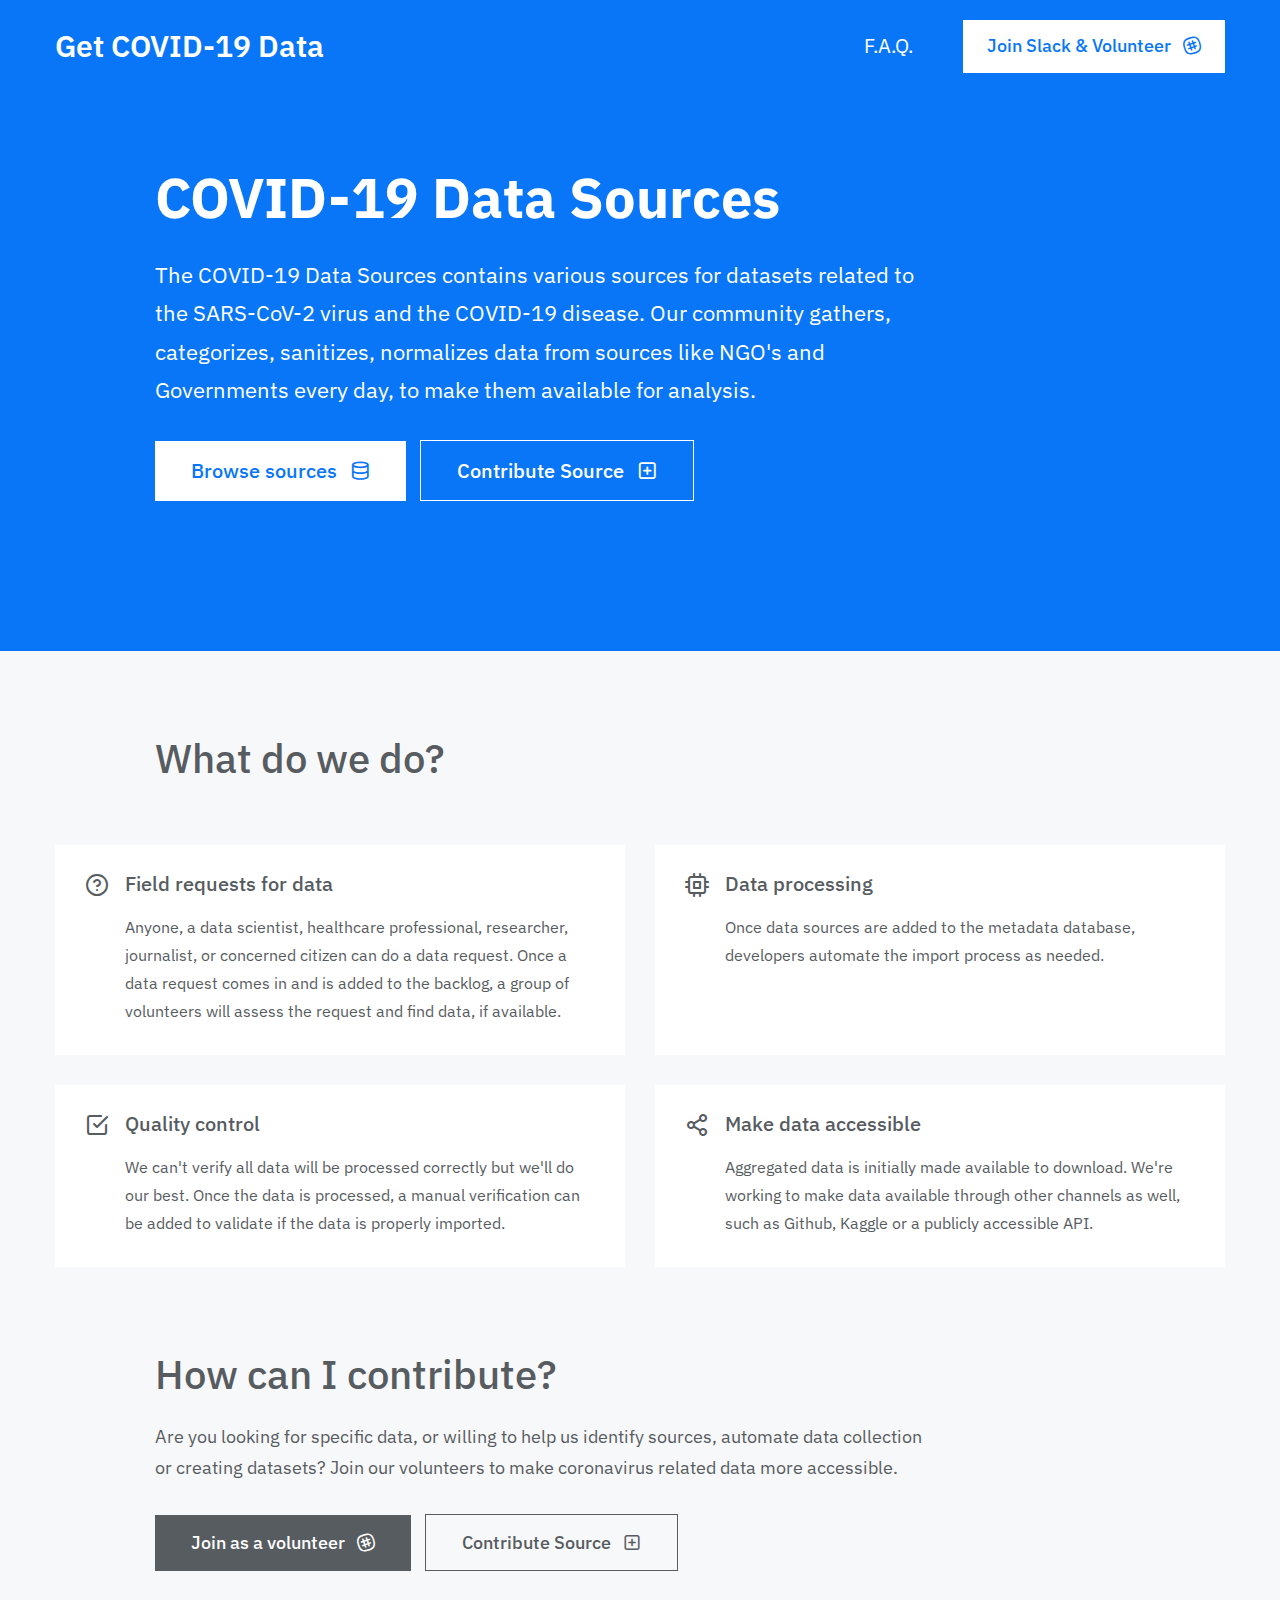
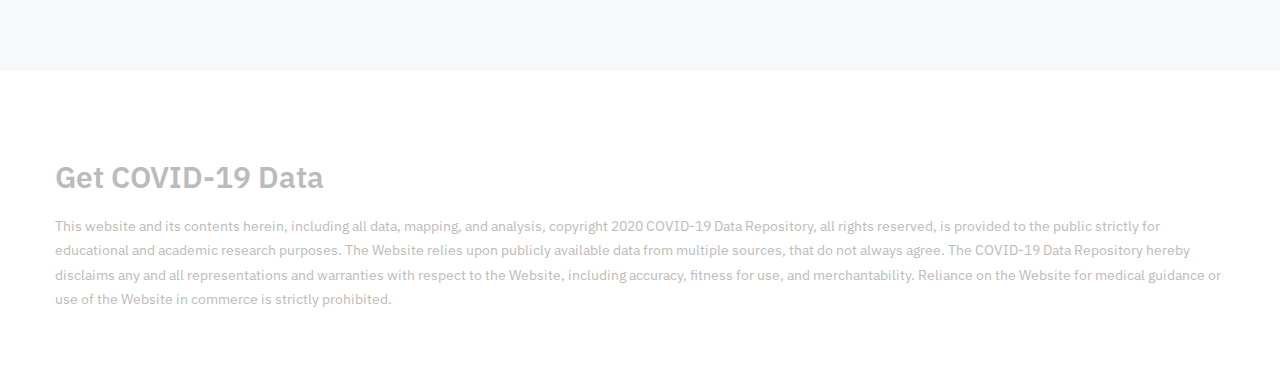
<file: index.html>
<!DOCTYPE html>

<html lang="en-US">
  
    <head>
      <meta charset="UTF-8" />
      <meta http-equiv="x-ua-compatible" content="ie=edge" />
      <meta name="viewport" content="width=device-width, minimum-scale=1.0" />
      
      <title>COVID-19 Data Repository</title>
        
      <link
        rel="icon"
        href="/favicon.ico"
        type="image/x-icon"
      />
      <link
        rel="stylesheet"
        href="https://fonts.googleapis.com/css?family=IBM+Plex+Mono|IBM+Plex+Sans:400,400i,500,500i,700,700i"
      />
      <link
        rel="stylesheet"
        href="/dox-theme/assets/css/style.css"
      />
    </head>
    <body>
      
      <div class="c-offcanvas">
        <div class="c-offcanvas__inner">
          
          <ul class="c-nav c-nav--stacked u-mx-auto">
            
            <li>
              <a
                arget="_blank"
                href="/faq"
                >F.A.Q.</a
              >
            </li>
            
          </ul>
          <!-- /.c-nav -->
            
          <a
            target="_blank"
            href="https://join.slack.com/t/covid19data/shared_invite/zt-cn3usek1-QJGmq5MJRi20ZmLQPaO2pg"
            class="c-btn c-btn--md c-btn--gray u-text-md"
          >
            Join Slack & Volunteer
            <div class="c-btn__icon">
              <i class="o-icon o-icon--slack"></i>
            </div>
          </a>
           
        </div>
        <!-- /.c-offcanvas__inner -->
      </div>
      <!-- /.c-offcanvas -->
       
      <header class="c-header
u-text-white">
        <div class="o-container">
          <div class="o-row">
            <div class="o-col-12">
              <div class="u-flex u-items-center">
                 
                <h1 class="c-logo u-mb-0 js-logo">
                  <a
                    href="/"
                    class="c-logo__link"
                    >Get COVID-19 Data</a
                  >
                </h1>
                <!-- /.c-logo -->
                  
                <div class="u-flex u-items-center u-ml-auto">
                  
                  <ul class="c-nav u-mb-0 u-hidden u-block@lg">
                     
                    <li class="">
                      <a
                        href="/faq"
                        >F.A.Q.</a
                      >
                    </li>
                    
                  </ul>
                  <!-- /.c-nav -->
                   
                  <div class="u-ml-5 u-hidden u-block@lg">
                    
                    <a
                      target="_blank"
                      href="https://join.slack.com/t/covid19data/shared_invite/zt-cn3usek1-QJGmq5MJRi20ZmLQPaO2pg"
                      class="c-btn c-btn--md c-btn--white
u-text-md"
                    >
                      Join Slack & Volunteer
                      <div class="c-btn__icon">
                        <i
                          class="o-icon o-icon--slack"
                        ></i>
                      </div>
                    </a>
                    
                  </div>
                  
                </div>
                
                <button class="c-hamburger-icon
c-hamburger-icon--slider c-hamburger-icon--white js-hamburger-icon
js-offcanvas-toggle u-ml-auto u-hidden@lg" type="button">
                  <span class="c-hamburger-icon__box">
                    <span class="c-hamburger-icon__inner"></span> </span
                  ><!-- /.c-hamburger-icon__box --></button
                ><!-- /.c-hamburger-icon -->
              </div>
            </div>
            <!-- /.o-col -->
          </div>
          <!-- /.o-row -->
        </div>
        <!-- /.o-container -->
      </header>
      <!-- /.c-header -->
      
    </body>
  </html>
</html>


   
  <div class="c-hero u-bg-primary u-text-white u-pt-16 u-pb-13">
    
    <div class="o-container">
      <div class="o-row">
        <div class="o-col-10@lg o-col-8@xl o-offset-1@lg">
          
          <h2 class="u-text-xxl
u-font-normal u-font-bold">COVID-19 Data Sources</h2>
           
          <div class="u-h5">
            <p>The COVID-19 Data Sources contains various sources for datasets related to the SARS-CoV-2 virus and the COVID-19 disease. Our community gathers, categorizes, sanitizes, normalizes data from sources like NGO's and Governments every day, to make them available for analysis.</p>
          </div>
           
          <div class="u-mt-3">
              
            
            <a
              target="_blank"
              href="/browse"
              class="c-btn c-btn--white c-btn--lg u-h6 u-mr-1 u-mb-2"
            >
              Browse sources
              <div class="c-btn__icon">
                <i class="o-icon o-icon--database"></i>
              </div>
            </a>
                  
            <a
              target="_blank"
              href="https://forms.gle/ChDHjhkTHszGrdMKA"
              class="c-btn c-btn--bordered-white c-btn--lg u-h6 u-mr-1 u-mb-2"
            >
              Contribute Source
              <div class="c-btn__icon">
                <i class="o-icon o-icon--plus-square"></i>
              </div>
            </a>
               
          </div>
           
        </div>
        <!-- /.o-col -->
      </div>
      <!-- /.o-row -->
    </div>
    <!-- /.o-container -->
  </div>
  
</div>



<div class="u-bg-gray-30 u-pt-8 u-pb-4">
  <div class="o-container">
     
    <div class="o-row">
      <div class="o-col-10@lg o-col-8@xl o-offset-1@lg u-mb-4 u-mr-auto">
        
        <h2 class="u-h1 u-font-normal">What do we do?</h2>
         
      </div>
      <!-- /.o-col -->
    </div>
    <!-- /.o-row -->
     
    <div class="o-row u-mb-5">
      
      <div class="o-col-6@md o-col-6@lg u-mb-3">
        <div class="c-feature-card">
          
          <div class="c-feature-card__icon">
            <i class="o-icon o-icon--help-circle"></i>
          </div>
          <!-- /.c-feature-card__icon -->
           
          <div class="c-feature-card__content">
            <h4 class="c-feature-card__title">Field requests for data</h4>
            <p>Anyone, a data scientist, healthcare professional, researcher, journalist, or concerned citizen can do a data request. Once a data request comes in and is added to the backlog, a group of volunteers will assess the request and find data, if available.</p>
          </div>
          <!-- /.c-featured-card__content -->
          
        </div>
        <!-- /.c-feature-card -->
      </div>
      <!-- /.o-col -->
      
      <div class="o-col-6@md o-col-6@lg u-mb-3">
        <div class="c-feature-card">
          
          <div class="c-feature-card__icon">
            <i class="o-icon o-icon--cpu"></i>
          </div>
          <!-- /.c-feature-card__icon -->
           
          <div class="c-feature-card__content">
            <h4 class="c-feature-card__title">Data processing</h4>
            <p>Once data sources are added to the metadata database, developers automate the import process as needed.</p>
          </div>
          <!-- /.c-featured-card__content -->
          
        </div>
        <!-- /.c-feature-card -->
      </div>
      <!-- /.o-col -->
      
      <div class="o-col-6@md o-col-6@lg u-mb-3">
        <div class="c-feature-card">
          
          <div class="c-feature-card__icon">
            <i class="o-icon o-icon--check-square"></i>
          </div>
          <!-- /.c-feature-card__icon -->
           
          <div class="c-feature-card__content">
            <h4 class="c-feature-card__title">Quality control</h4>
            <p>We can't verify all data will be processed correctly but we'll do our best. Once the data is processed, a manual verification can be added to validate if the data is properly imported.</p>
          </div>
          <!-- /.c-featured-card__content -->
          
        </div>
        <!-- /.c-feature-card -->
      </div>
      <!-- /.o-col -->
      
      <div class="o-col-6@md o-col-6@lg u-mb-3">
        <div class="c-feature-card">
          
          <div class="c-feature-card__icon">
            <i class="o-icon o-icon--share-2"></i>
          </div>
          <!-- /.c-feature-card__icon -->
           
          <div class="c-feature-card__content">
            <h4 class="c-feature-card__title">Make data accessible</h4>
            <p>Aggregated data is initially made available to download. We're working to make data available through other channels as well, such as Github, Kaggle or a publicly accessible API.</p>
          </div>
          <!-- /.c-featured-card__content -->
          
        </div>
        <!-- /.c-feature-card -->
      </div>
      <!-- /.o-col -->
      
    </div>
    <!-- /.o-row -->
      
    <div class="o-row">
      <div class="o-col-10@lg o-col-8@xl o-offset-1@lg u-mb-4 u-mr-auto">
        
        <h2 class="u-h1 u-font-normal">How can I contribute?</h2>
         
        <div class="u-text-md u-mb-3">
          <p>Are you looking for specific data, or willing to help us identify sources, automate data collection or creating datasets? Join our volunteers to make coronavirus related data more accessible.</p>
        </div>
            
        <a
          target=""
          href="https://join.slack.com/t/covid19data/shared_invite/zt-cn3usek1-QJGmq5MJRi20ZmLQPaO2pg"
          class="c-btn c-btn--gray c-btn--lg u-text-md u-mr-1 u-mb-2"
        >
          Join as a volunteer
          <div class="c-btn__icon">
            <i class="o-icon o-icon--slack"></i>
          </div>
        </a>
              
        <a
          target=""
          href="https://forms.gle/ChDHjhkTHszGrdMKA"
          class="c-btn c-btn--bordered-gray c-btn--lg u-text-md u-mr-1 u-mb-2"
        >
          Contribute Source
          <div class="c-btn__icon">
            <i class="o-icon o-icon--plus-square"></i>
          </div>
        </a>
           
      </div>
      <!-- /.o-col -->
    </div>
    <!-- /.o-row -->
    
  </div>
  <!-- /.o-container -->
</div>





		
			<footer class="c-footer">
				<div class="o-container">
					<div class="o-row">
						<div class="o-col-12 u-mt-6 u-mt-8@md u-mb-4 u-mb-6@md">
							
								<p class="c-logo u-mb-1">
									Get COVID-19 Data
								</p><!-- /.c-logo -->
							
							
								<p>This website and its contents herein, including all data, mapping, and analysis, copyright 2020 COVID-19 Data Repository, all rights reserved, is provided to the public strictly for educational and academic research purposes. The Website relies upon publicly available data from multiple sources, that do not always agree. The COVID-19 Data Repository hereby disclaims any and all representations and warranties with respect to the Website, including accuracy, fitness for use, and merchantability. Reliance on the Website for medical guidance or use of the Website in commerce is strictly prohibited.</p>
							
						</div><!-- /.o-col -->
					</div><!-- /.o-row -->
				</div><!-- /.o-container -->
			</footer><!-- /.c-footer -->
		

		<script type="text/javascript" src="/dox-theme/assets/js/vendor/jquery-3.3.1.min.js"></script>
		<script type="text/javascript" src="/dox-theme/assets/js/scripts.min.js"></script>

		

	</body>
</html>
</file>
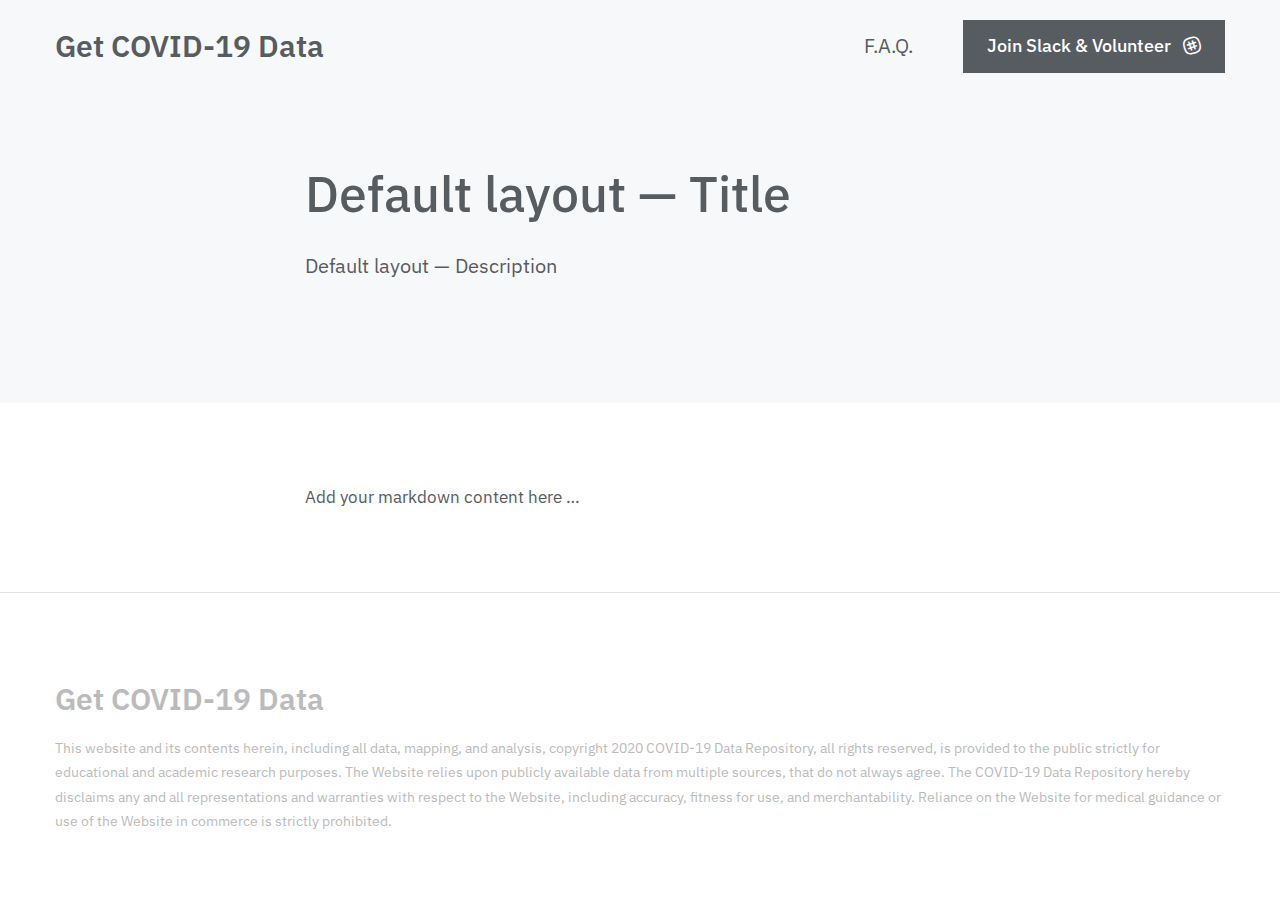
<file: default/index.html>
<!DOCTYPE html>

<html lang="en-US">
  
    <head>
      <meta charset="UTF-8" />
      <meta http-equiv="x-ua-compatible" content="ie=edge" />
      <meta name="viewport" content="width=device-width, minimum-scale=1.0" />
      
      <title>Default layout — Title | COVID-19 Data Repository</title>
       
      <meta name="description" content="Default layout — Description" />
       
      <link
        rel="icon"
        href="/favicon.ico"
        type="image/x-icon"
      />
      <link
        rel="stylesheet"
        href="https://fonts.googleapis.com/css?family=IBM+Plex+Mono|IBM+Plex+Sans:400,400i,500,500i,700,700i"
      />
      <link
        rel="stylesheet"
        href="/dox-theme/assets/css/style.css"
      />
    </head>
    <body>
      
      <div class="c-offcanvas">
        <div class="c-offcanvas__inner">
          
          <ul class="c-nav c-nav--stacked u-mx-auto">
            
            <li>
              <a
                arget="_blank"
                href="/faq"
                >F.A.Q.</a
              >
            </li>
            
          </ul>
          <!-- /.c-nav -->
            
          <a
            target="_blank"
            href="https://join.slack.com/t/covid19data/shared_invite/zt-cn3usek1-QJGmq5MJRi20ZmLQPaO2pg"
            class="c-btn c-btn--md c-btn--gray u-text-md"
          >
            Join Slack & Volunteer
            <div class="c-btn__icon">
              <i class="o-icon o-icon--slack"></i>
            </div>
          </a>
           
        </div>
        <!-- /.c-offcanvas__inner -->
      </div>
      <!-- /.c-offcanvas -->
       
      <header class="c-header">
        <div class="o-container">
          <div class="o-row">
            <div class="o-col-12">
              <div class="u-flex u-items-center">
                 
                <p class="c-logo u-mb-0 js-logo">
                  <a
                    href="/"
                    class="c-logo__link"
                    >Get COVID-19 Data</a
                  >
                </p>
                <!-- /.c-logo -->
                  
                <div class="u-flex u-items-center u-ml-auto">
                  
                  <ul class="c-nav u-mb-0 u-hidden u-block@lg">
                     
                    <li class="">
                      <a
                        href="/faq"
                        >F.A.Q.</a
                      >
                    </li>
                    
                  </ul>
                  <!-- /.c-nav -->
                   
                  <div class="u-ml-5 u-hidden u-block@lg">
                    
                    <a
                      target="_blank"
                      href="https://join.slack.com/t/covid19data/shared_invite/zt-cn3usek1-QJGmq5MJRi20ZmLQPaO2pg"
                      class="c-btn c-btn--md
c-btn--gray u-text-md"
                    >
                      Join Slack & Volunteer
                      <div class="c-btn__icon">
                        <i
                          class="o-icon o-icon--slack"
                        ></i>
                      </div>
                    </a>
                    
                  </div>
                  
                </div>
                
                <button class="c-hamburger-icon
c-hamburger-icon--slider js-hamburger-icon js-offcanvas-toggle u-ml-auto
u-hidden@lg" type="button">
                  <span class="c-hamburger-icon__box">
                    <span class="c-hamburger-icon__inner"></span> </span
                  ><!-- /.c-hamburger-icon__box --></button
                ><!-- /.c-hamburger-icon -->
              </div>
            </div>
            <!-- /.o-col -->
          </div>
          <!-- /.o-row -->
        </div>
        <!-- /.o-container -->
      </header>
      <!-- /.c-header -->
      
    </body>
  </html>
</html>



	<div class="u-bg-gray-30 u-pt-16 u-pb-10">
		<div class="o-container">
			<div class="o-row">
				<div class="o-col-11@lg o-col-7@xl u-mx-auto@xl">
					
						<h1 class="u-text-lg u-text-xl@sm">Default layout — Title</h1>
					
					
						<div class="u-h6">
							<p>Default layout — Description</p>
						</div>
					
				</div><!-- /.o-col -->
			</div><!-- /.o-row -->
		</div><!-- /.o-container -->
	</div>


<div class="u-pt-8 u-pb-5">
	<div class="o-container">
		<div class="o-row">
			<div class="o-col-11@lg o-col-7@xl u-mx-auto@xl">
				<div class="c-post u-mb-3@lg js-post">
					<p>Add your markdown content here …</p>

					

				</div><!-- /.c-post -->
			</div><!-- /.o-col -->
		</div><!-- /.o-row -->
	</div><!-- /.o-container -->
</div>



		
			<footer class="c-footer c-footer--bordered">
				<div class="o-container">
					<div class="o-row">
						<div class="o-col-12 u-mt-6 u-mt-8@md u-mb-4 u-mb-6@md">
							
								<p class="c-logo u-mb-1">
									Get COVID-19 Data
								</p><!-- /.c-logo -->
							
							
								<p>This website and its contents herein, including all data, mapping, and analysis, copyright 2020 COVID-19 Data Repository, all rights reserved, is provided to the public strictly for educational and academic research purposes. The Website relies upon publicly available data from multiple sources, that do not always agree. The COVID-19 Data Repository hereby disclaims any and all representations and warranties with respect to the Website, including accuracy, fitness for use, and merchantability. Reliance on the Website for medical guidance or use of the Website in commerce is strictly prohibited.</p>
							
						</div><!-- /.o-col -->
					</div><!-- /.o-row -->
				</div><!-- /.o-container -->
			</footer><!-- /.c-footer -->
		

		<script type="text/javascript" src="/dox-theme/assets/js/vendor/jquery-3.3.1.min.js"></script>
		<script type="text/javascript" src="/dox-theme/assets/js/scripts.min.js"></script>

		

	</body>
</html>
</file>
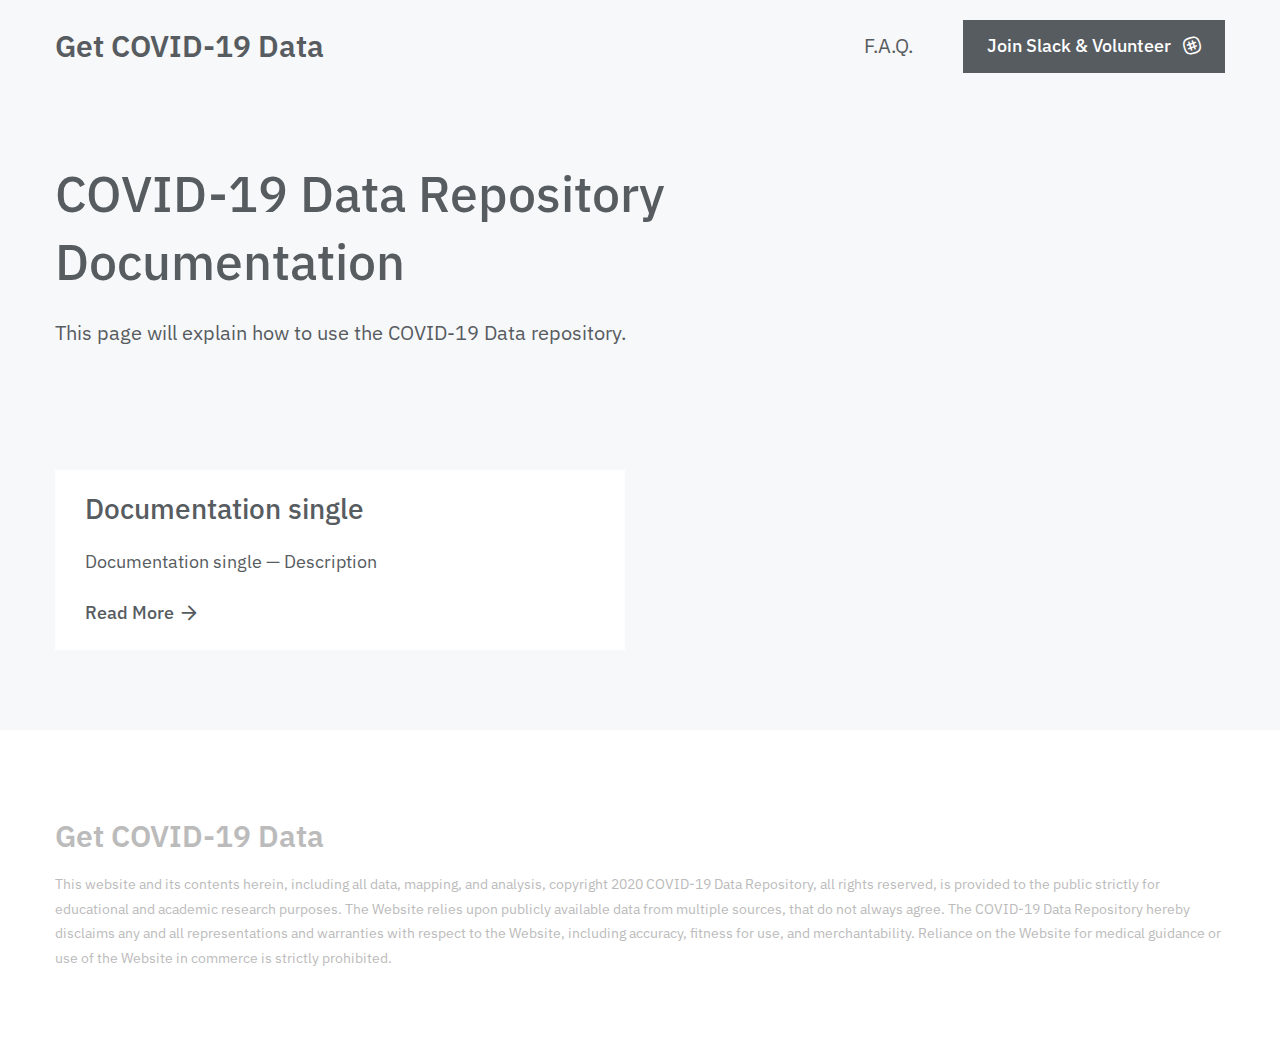
<file: documentation/index.html>
<!DOCTYPE html>

<html lang="en-US">
  
    <head>
      <meta charset="UTF-8" />
      <meta http-equiv="x-ua-compatible" content="ie=edge" />
      <meta name="viewport" content="width=device-width, minimum-scale=1.0" />
      
      <title>Documentation | COVID-19 Data Repository</title>
        
      <link
        rel="icon"
        href="/favicon.ico"
        type="image/x-icon"
      />
      <link
        rel="stylesheet"
        href="https://fonts.googleapis.com/css?family=IBM+Plex+Mono|IBM+Plex+Sans:400,400i,500,500i,700,700i"
      />
      <link
        rel="stylesheet"
        href="/dox-theme/assets/css/style.css"
      />
    </head>
    <body>
      
      <div class="c-offcanvas">
        <div class="c-offcanvas__inner">
          
          <ul class="c-nav c-nav--stacked u-mx-auto">
            
            <li>
              <a
                arget="_blank"
                href="/faq"
                >F.A.Q.</a
              >
            </li>
            
          </ul>
          <!-- /.c-nav -->
            
          <a
            target="_blank"
            href="https://join.slack.com/t/covid19data/shared_invite/zt-cn3usek1-QJGmq5MJRi20ZmLQPaO2pg"
            class="c-btn c-btn--md c-btn--gray u-text-md"
          >
            Join Slack & Volunteer
            <div class="c-btn__icon">
              <i class="o-icon o-icon--slack"></i>
            </div>
          </a>
           
        </div>
        <!-- /.c-offcanvas__inner -->
      </div>
      <!-- /.c-offcanvas -->
       
      <header class="c-header">
        <div class="o-container">
          <div class="o-row">
            <div class="o-col-12">
              <div class="u-flex u-items-center">
                 
                <p class="c-logo u-mb-0 js-logo">
                  <a
                    href="/"
                    class="c-logo__link"
                    >Get COVID-19 Data</a
                  >
                </p>
                <!-- /.c-logo -->
                  
                <div class="u-flex u-items-center u-ml-auto">
                  
                  <ul class="c-nav u-mb-0 u-hidden u-block@lg">
                     
                    <li class="">
                      <a
                        href="/faq"
                        >F.A.Q.</a
                      >
                    </li>
                    
                  </ul>
                  <!-- /.c-nav -->
                   
                  <div class="u-ml-5 u-hidden u-block@lg">
                    
                    <a
                      target="_blank"
                      href="https://join.slack.com/t/covid19data/shared_invite/zt-cn3usek1-QJGmq5MJRi20ZmLQPaO2pg"
                      class="c-btn c-btn--md
c-btn--gray u-text-md"
                    >
                      Join Slack & Volunteer
                      <div class="c-btn__icon">
                        <i
                          class="o-icon o-icon--slack"
                        ></i>
                      </div>
                    </a>
                    
                  </div>
                  
                </div>
                
                <button class="c-hamburger-icon
c-hamburger-icon--slider js-hamburger-icon js-offcanvas-toggle u-ml-auto
u-hidden@lg" type="button">
                  <span class="c-hamburger-icon__box">
                    <span class="c-hamburger-icon__inner"></span> </span
                  ><!-- /.c-hamburger-icon__box --></button
                ><!-- /.c-hamburger-icon -->
              </div>
            </div>
            <!-- /.o-col -->
          </div>
          <!-- /.o-row -->
        </div>
        <!-- /.o-container -->
      </header>
      <!-- /.c-header -->
      
    </body>
  </html>
</html>


   
  <div class="c-hero u-bg-gray-30 u-pt-16 u-pb-10">
    
    <div class="o-container">
      <div class="o-row">
        <div class="o-col-8@lg o-col-7@xl">
          
          <h2 class="u-text-lg u-text-xl@sm">COVID-19 Data Repository Documentation</h2>
           
          <div class="u-h6">
            <p>This page will explain how to use the COVID-19 Data repository.</p>
          </div>
            
        </div>
        <!-- /.o-col -->
      </div>
      <!-- /.o-row -->
    </div>
    <!-- /.o-container -->
  </div>
  
</div>



	<div class="u-pb-5 u-bg-gray-30">
		<div class="o-container">
			<div class="o-row">
				<div class="o-col-12">
					<div class="o-row">
						
						
							<div class="o-col-6@lg u-mb-3">
								<a href="/documentation/documentation-single/" class="c-feature-card c-feature-card--large">
									<div class="c-feature-card__content">
										
											<h4 class="c-feature-card__title">Documentation single</h4>
										
										
											<p>Documentation single — Description</p>
										
										<button class="c-feature-card__cta">
											Read More
											<i class="o-icon o-icon--arrow-right"></i>
										</button>
									</div><!-- /.c-featured-card__content -->
								</a><!-- /.c-feature-card -->
							</div><!-- /.col -->
						
					</div><!-- /.o-row -->
				</div><!-- /.col -->
			</div><!-- /.o-row -->
		</div><!-- /.o-container -->
	</div>





		
			<footer class="c-footer">
				<div class="o-container">
					<div class="o-row">
						<div class="o-col-12 u-mt-6 u-mt-8@md u-mb-4 u-mb-6@md">
							
								<p class="c-logo u-mb-1">
									Get COVID-19 Data
								</p><!-- /.c-logo -->
							
							
								<p>This website and its contents herein, including all data, mapping, and analysis, copyright 2020 COVID-19 Data Repository, all rights reserved, is provided to the public strictly for educational and academic research purposes. The Website relies upon publicly available data from multiple sources, that do not always agree. The COVID-19 Data Repository hereby disclaims any and all representations and warranties with respect to the Website, including accuracy, fitness for use, and merchantability. Reliance on the Website for medical guidance or use of the Website in commerce is strictly prohibited.</p>
							
						</div><!-- /.o-col -->
					</div><!-- /.o-row -->
				</div><!-- /.o-container -->
			</footer><!-- /.c-footer -->
		

		<script type="text/javascript" src="/dox-theme/assets/js/vendor/jquery-3.3.1.min.js"></script>
		<script type="text/javascript" src="/dox-theme/assets/js/scripts.min.js"></script>

		

	</body>
</html>
</file>
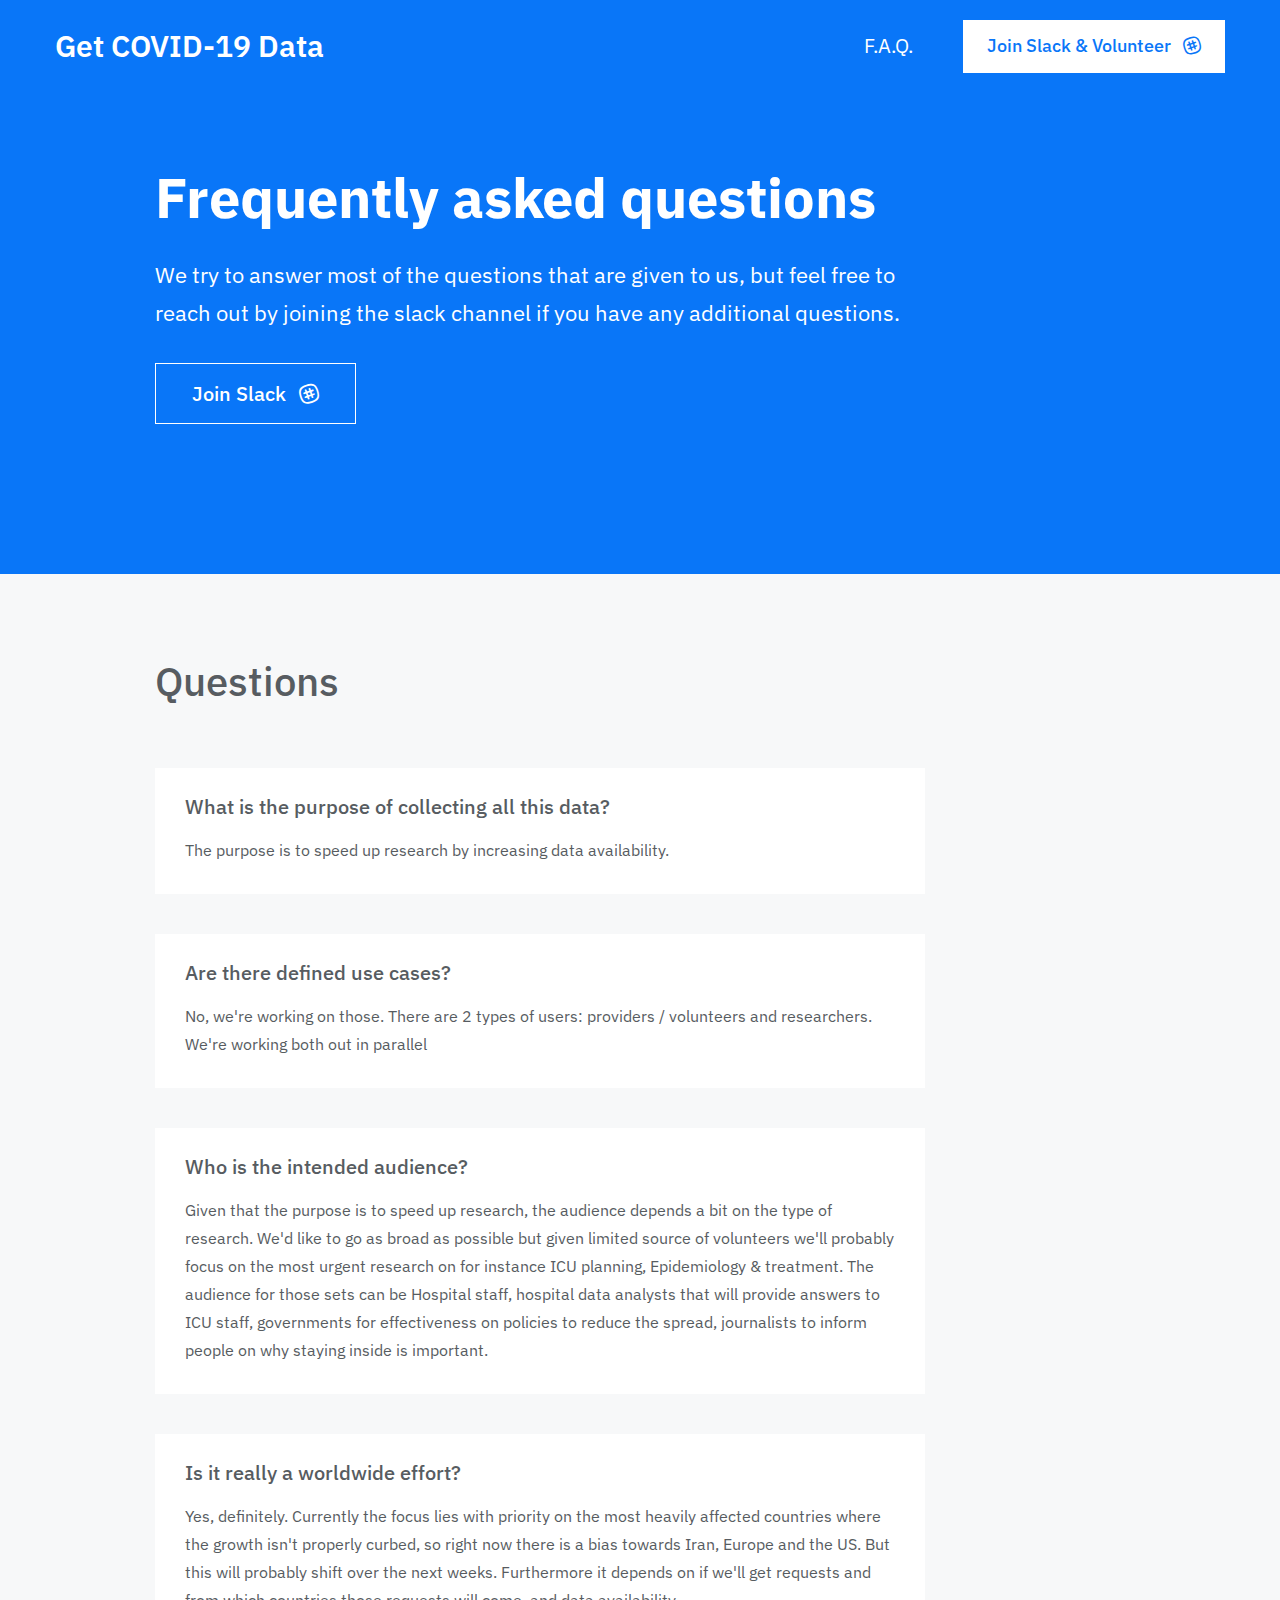
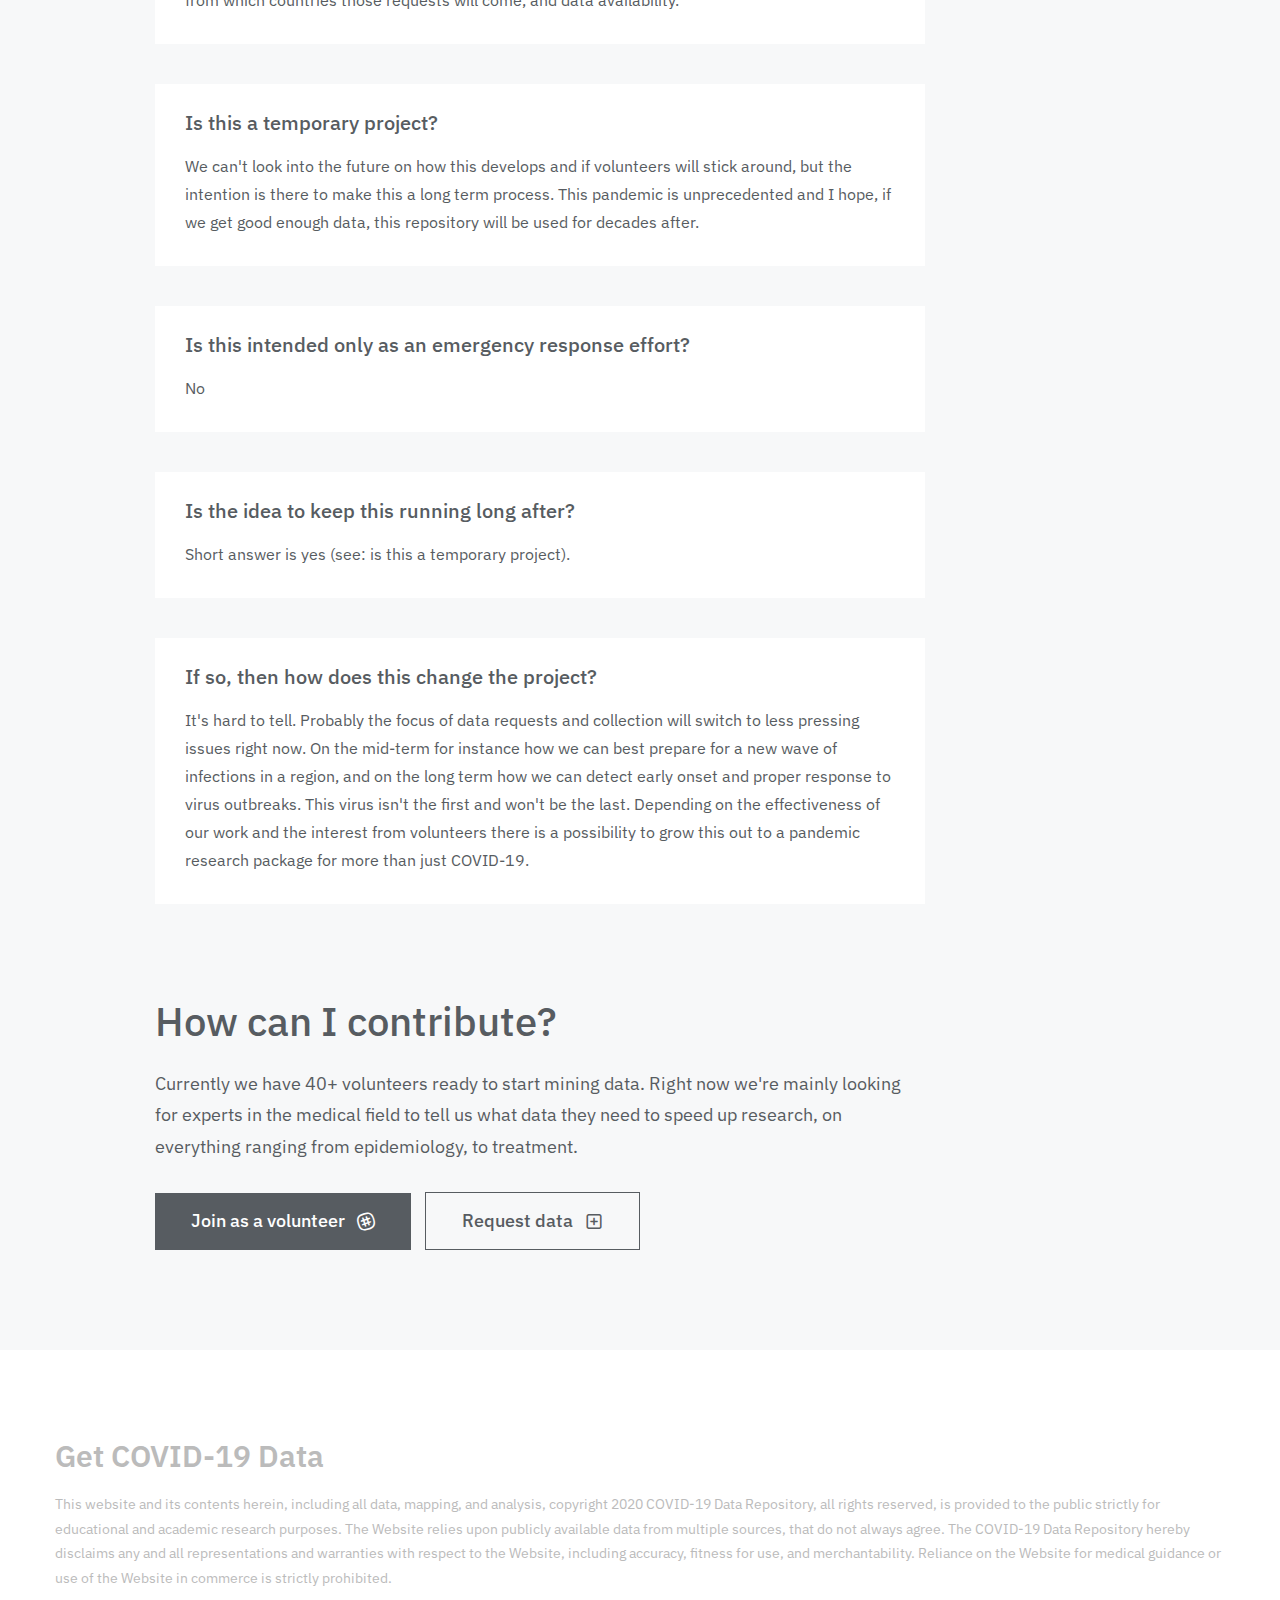
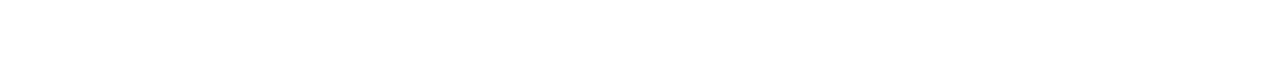
<file: faq/index.html>
<!DOCTYPE html>

<html lang="en-US">
  
    <head>
      <meta charset="UTF-8" />
      <meta http-equiv="x-ua-compatible" content="ie=edge" />
      <meta name="viewport" content="width=device-width, minimum-scale=1.0" />
      
      <title>COVID-19 Data Repository - FAQ | COVID-19 Data Repository</title>
        
      <link
        rel="icon"
        href="/favicon.ico"
        type="image/x-icon"
      />
      <link
        rel="stylesheet"
        href="https://fonts.googleapis.com/css?family=IBM+Plex+Mono|IBM+Plex+Sans:400,400i,500,500i,700,700i"
      />
      <link
        rel="stylesheet"
        href="/dox-theme/assets/css/style.css"
      />
    </head>
    <body>
      
      <div class="c-offcanvas">
        <div class="c-offcanvas__inner">
          
          <ul class="c-nav c-nav--stacked u-mx-auto">
            
            <li>
              <a
                arget="_blank"
                href="/faq"
                >F.A.Q.</a
              >
            </li>
            
          </ul>
          <!-- /.c-nav -->
            
          <a
            target="_blank"
            href="https://join.slack.com/t/covid19data/shared_invite/zt-cn3usek1-QJGmq5MJRi20ZmLQPaO2pg"
            class="c-btn c-btn--md c-btn--gray u-text-md"
          >
            Join Slack & Volunteer
            <div class="c-btn__icon">
              <i class="o-icon o-icon--slack"></i>
            </div>
          </a>
           
        </div>
        <!-- /.c-offcanvas__inner -->
      </div>
      <!-- /.c-offcanvas -->
       
      <header class="c-header
u-text-white">
        <div class="o-container">
          <div class="o-row">
            <div class="o-col-12">
              <div class="u-flex u-items-center">
                 
                <p class="c-logo u-mb-0 js-logo">
                  <a
                    href="/"
                    class="c-logo__link"
                    >Get COVID-19 Data</a
                  >
                </p>
                <!-- /.c-logo -->
                  
                <div class="u-flex u-items-center u-ml-auto">
                  
                  <ul class="c-nav u-mb-0 u-hidden u-block@lg">
                     
                    <li class="">
                      <a
                        href="/faq"
                        >F.A.Q.</a
                      >
                    </li>
                    
                  </ul>
                  <!-- /.c-nav -->
                   
                  <div class="u-ml-5 u-hidden u-block@lg">
                    
                    <a
                      target="_blank"
                      href="https://join.slack.com/t/covid19data/shared_invite/zt-cn3usek1-QJGmq5MJRi20ZmLQPaO2pg"
                      class="c-btn c-btn--md c-btn--white
u-text-md"
                    >
                      Join Slack & Volunteer
                      <div class="c-btn__icon">
                        <i
                          class="o-icon o-icon--slack"
                        ></i>
                      </div>
                    </a>
                    
                  </div>
                  
                </div>
                
                <button class="c-hamburger-icon
c-hamburger-icon--slider c-hamburger-icon--white js-hamburger-icon
js-offcanvas-toggle u-ml-auto u-hidden@lg" type="button">
                  <span class="c-hamburger-icon__box">
                    <span class="c-hamburger-icon__inner"></span> </span
                  ><!-- /.c-hamburger-icon__box --></button
                ><!-- /.c-hamburger-icon -->
              </div>
            </div>
            <!-- /.o-col -->
          </div>
          <!-- /.o-row -->
        </div>
        <!-- /.o-container -->
      </header>
      <!-- /.c-header -->
      
    </body>
  </html>
</html>
    
  <div class="c-hero u-bg-primary u-text-white u-pt-16 u-pb-13">
    
    <div class="o-container">
      <div class="o-row">
        <div class="o-col-10@lg o-col-8@xl o-offset-1@lg">
          
          <h2 class="u-text-xxl
u-font-normal u-font-bold">Frequently asked questions</h2>
           
          <div class="u-h5">
            <p>We try to answer most of the questions that are given to us, but feel free to reach out by joining the slack channel if you have any additional questions.</p>
          </div>
           
          <div class="u-mt-3">
               
            <a
              target="_blank"
              href="https://join.slack.com/t/covid19data/shared_invite/zt-cn3usek1-QJGmq5MJRi20ZmLQPaO2pg"
              class="c-btn c-btn--bordered-white c-btn--lg u-h6 u-mr-1 u-mb-2"
            >
              Join Slack
              <div class="c-btn__icon">
                <i class="o-icon o-icon--slack"></i>
              </div>
            </a>
               
          </div>
           
        </div>
        <!-- /.o-col -->
      </div>
      <!-- /.o-row -->
    </div>
    <!-- /.o-container -->
  </div>
  
</div>
 
<div class="u-bg-gray-30 u-pt-8 u-pb-4">
  <div class="o-container">
     
    <div class="o-row">
      <div class="o-col-10@lg o-col-8@xl o-offset-1@lg u-mb-4 u-mr-auto">
        
        <h2 class="u-h1 u-font-normal">Questions</h2>
         
      </div>
      <!-- /.o-col -->
    </div>
    <!-- /.o-row -->
     
    <div class="o-row u-mb-5">
      
      <div class="o-col-10@lg o-col-8@xl o-offset-1@lg u-mb-4 u-mr-auto">
        <div class="c-feature-card">
           
          <div class="c-feature-card__content">
            <h4 class="c-feature-card__title">What is the purpose of collecting all this data?</h4>
            <p>The purpose is to speed up research by increasing data availability.</p>
          </div>
          <!-- /.c-featured-card__content -->
          
        </div>
        <!-- /.c-feature-card -->
      </div>
      <!-- /.o-col -->
      
      <div class="o-col-10@lg o-col-8@xl o-offset-1@lg u-mb-4 u-mr-auto">
        <div class="c-feature-card">
           
          <div class="c-feature-card__content">
            <h4 class="c-feature-card__title">Are there defined use cases?</h4>
            <p>No, we're working on those. There are 2 types of users: providers / volunteers and researchers. We're working both out in parallel</p>
          </div>
          <!-- /.c-featured-card__content -->
          
        </div>
        <!-- /.c-feature-card -->
      </div>
      <!-- /.o-col -->
      
      <div class="o-col-10@lg o-col-8@xl o-offset-1@lg u-mb-4 u-mr-auto">
        <div class="c-feature-card">
           
          <div class="c-feature-card__content">
            <h4 class="c-feature-card__title">Who is the intended audience?</h4>
            <p>Given that the purpose is to speed up research, the audience depends a bit on the type of research. We'd like to go as broad as possible but given limited source of volunteers we'll probably focus on the most urgent research on for instance ICU planning, Epidemiology & treatment. The audience for those sets can be Hospital staff, hospital data analysts that will provide answers to ICU staff, governments for effectiveness on policies to reduce the spread, journalists to inform people on why staying inside is important.</p>
          </div>
          <!-- /.c-featured-card__content -->
          
        </div>
        <!-- /.c-feature-card -->
      </div>
      <!-- /.o-col -->
      
      <div class="o-col-10@lg o-col-8@xl o-offset-1@lg u-mb-4 u-mr-auto">
        <div class="c-feature-card">
           
          <div class="c-feature-card__content">
            <h4 class="c-feature-card__title">Is it really a worldwide effort?</h4>
            <p>Yes, definitely. Currently the focus lies with priority on the most heavily affected countries where the growth isn't properly curbed, so right now there is a bias towards Iran, Europe and the US. But this will probably shift over the next weeks. Furthermore it depends on if we'll get requests and from which countries those requests will come, and data availability.</p>
          </div>
          <!-- /.c-featured-card__content -->
          
        </div>
        <!-- /.c-feature-card -->
      </div>
      <!-- /.o-col -->
      
      <div class="o-col-10@lg o-col-8@xl o-offset-1@lg u-mb-4 u-mr-auto">
        <div class="c-feature-card">
           
          <div class="c-feature-card__content">
            <h4 class="c-feature-card__title">Is this a temporary project?</h4>
            <p>We can't look into the future on how this develops and if volunteers will stick around, but the intention is there to make this a long term process. This pandemic is unprecedented and I hope, if we get good enough data, this repository will be used for decades after.</p>
          </div>
          <!-- /.c-featured-card__content -->
          
        </div>
        <!-- /.c-feature-card -->
      </div>
      <!-- /.o-col -->
      
      <div class="o-col-10@lg o-col-8@xl o-offset-1@lg u-mb-4 u-mr-auto">
        <div class="c-feature-card">
           
          <div class="c-feature-card__content">
            <h4 class="c-feature-card__title">Is this intended only as an emergency response effort?</h4>
            <p>No</p>
          </div>
          <!-- /.c-featured-card__content -->
          
        </div>
        <!-- /.c-feature-card -->
      </div>
      <!-- /.o-col -->
      
      <div class="o-col-10@lg o-col-8@xl o-offset-1@lg u-mb-4 u-mr-auto">
        <div class="c-feature-card">
           
          <div class="c-feature-card__content">
            <h4 class="c-feature-card__title">Is the idea to keep this running long after?</h4>
            <p>Short answer is yes (see: is this a temporary project).</p>
          </div>
          <!-- /.c-featured-card__content -->
          
        </div>
        <!-- /.c-feature-card -->
      </div>
      <!-- /.o-col -->
      
      <div class="o-col-10@lg o-col-8@xl o-offset-1@lg u-mb-4 u-mr-auto">
        <div class="c-feature-card">
           
          <div class="c-feature-card__content">
            <h4 class="c-feature-card__title">If so, then how does this change the project?</h4>
            <p>It's hard to tell. Probably the focus of data requests and collection will switch to less pressing issues right now. On the mid-term for instance how we can best prepare for a new wave of infections in a region, and on the long term how we can detect early onset and proper response to virus outbreaks. This virus isn't the first and won't be the last. Depending on the effectiveness of our work and the interest from volunteers there is a possibility to grow this out to a pandemic research package for more than just COVID-19.</p>
          </div>
          <!-- /.c-featured-card__content -->
          
        </div>
        <!-- /.c-feature-card -->
      </div>
      <!-- /.o-col -->
      
    </div>
    <!-- /.o-row -->
      
    <div class="o-row">
      <div class="o-col-10@lg o-col-8@xl o-offset-1@lg u-mb-4 u-mr-auto">
        
        <h2 class="u-h1 u-font-normal">How can I contribute?</h2>
         
        <div class="u-text-md u-mb-3">
          <p>Currently we have 40+ volunteers ready to start mining data. Right now we're mainly looking for experts in the medical field to tell us what data they need to speed up research, on everything ranging from epidemiology, to treatment.</p>
        </div>
            
        <a
          target=""
          href="https://join.slack.com/t/covid19data/shared_invite/zt-cn3usek1-QJGmq5MJRi20ZmLQPaO2pg"
          class="c-btn c-btn--gray c-btn--lg u-text-md u-mr-1 u-mb-2"
        >
          Join as a volunteer
          <div class="c-btn__icon">
            <i class="o-icon o-icon--slack"></i>
          </div>
        </a>
              
        <a
          target=""
          href="https://forms.gle/ChDHjhkTHszGrdMKA"
          class="c-btn c-btn--bordered-gray c-btn--lg u-text-md u-mr-1 u-mb-2"
        >
          Request data
          <div class="c-btn__icon">
            <i class="o-icon o-icon--plus-square"></i>
          </div>
        </a>
           
      </div>
      <!-- /.o-col -->
    </div>
    <!-- /.o-row -->
    
  </div>
  <!-- /.o-container -->
</div>

 

		
			<footer class="c-footer">
				<div class="o-container">
					<div class="o-row">
						<div class="o-col-12 u-mt-6 u-mt-8@md u-mb-4 u-mb-6@md">
							
								<p class="c-logo u-mb-1">
									Get COVID-19 Data
								</p><!-- /.c-logo -->
							
							
								<p>This website and its contents herein, including all data, mapping, and analysis, copyright 2020 COVID-19 Data Repository, all rights reserved, is provided to the public strictly for educational and academic research purposes. The Website relies upon publicly available data from multiple sources, that do not always agree. The COVID-19 Data Repository hereby disclaims any and all representations and warranties with respect to the Website, including accuracy, fitness for use, and merchantability. Reliance on the Website for medical guidance or use of the Website in commerce is strictly prohibited.</p>
							
						</div><!-- /.o-col -->
					</div><!-- /.o-row -->
				</div><!-- /.o-container -->
			</footer><!-- /.c-footer -->
		

		<script type="text/javascript" src="/dox-theme/assets/js/vendor/jquery-3.3.1.min.js"></script>
		<script type="text/javascript" src="/dox-theme/assets/js/scripts.min.js"></script>

		

	</body>
</html>
</file>
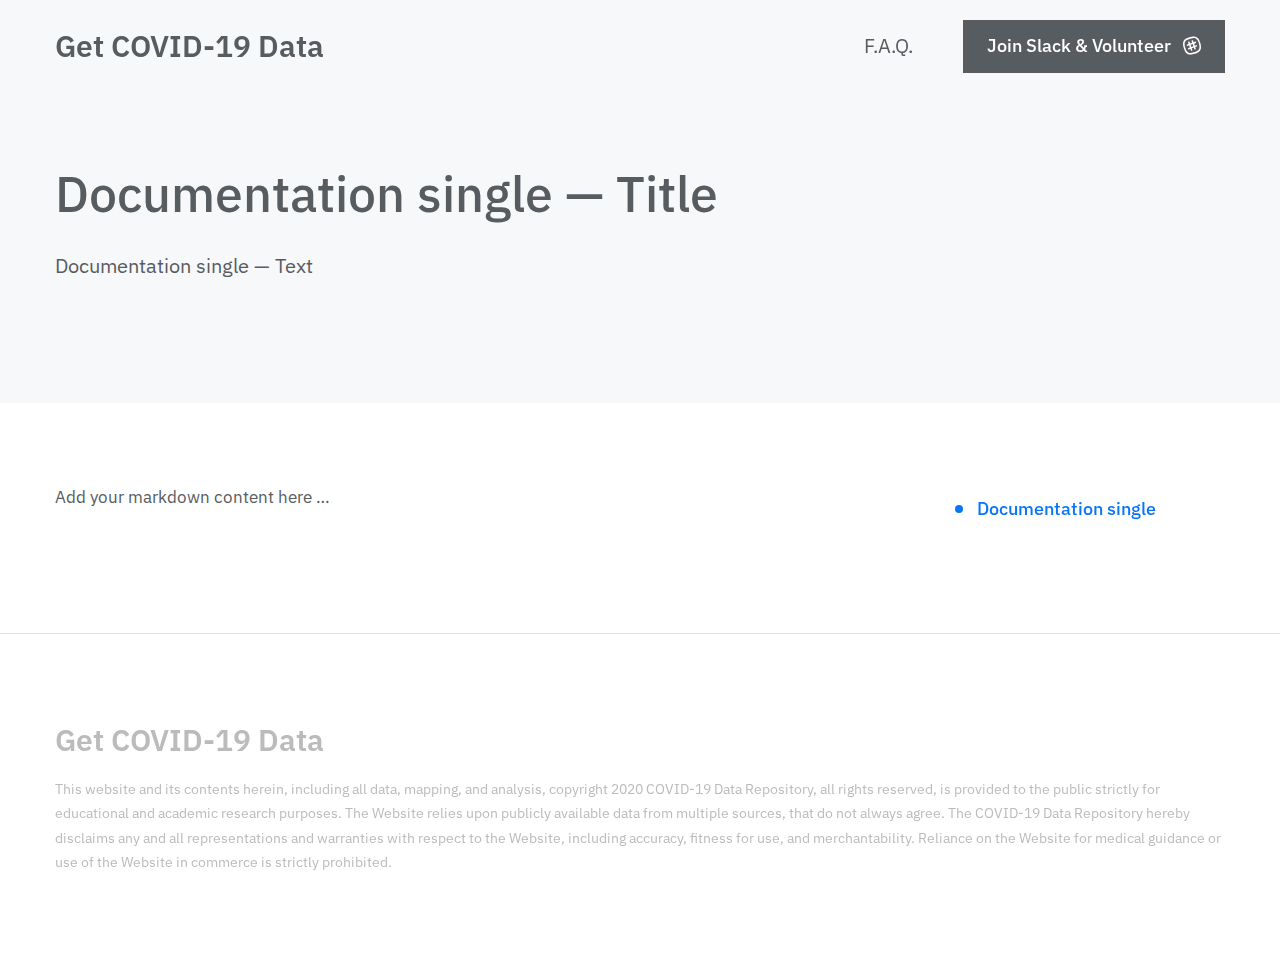
<file: documentation/documentation-single/index.html>
<!DOCTYPE html>

<html lang="en-US">
  
    <head>
      <meta charset="UTF-8" />
      <meta http-equiv="x-ua-compatible" content="ie=edge" />
      <meta name="viewport" content="width=device-width, minimum-scale=1.0" />
      
      <title>Documentation single | COVID-19 Data Repository</title>
       
      <meta name="description" content="Documentation single — Description" />
       
      <link
        rel="icon"
        href="/favicon.ico"
        type="image/x-icon"
      />
      <link
        rel="stylesheet"
        href="https://fonts.googleapis.com/css?family=IBM+Plex+Mono|IBM+Plex+Sans:400,400i,500,500i,700,700i"
      />
      <link
        rel="stylesheet"
        href="/dox-theme/assets/css/style.css"
      />
    </head>
    <body>
      
      <div class="c-offcanvas">
        <div class="c-offcanvas__inner">
          
          <ul class="c-nav c-nav--stacked u-mx-auto">
            
            <li>
              <a
                arget="_blank"
                href="/faq"
                >F.A.Q.</a
              >
            </li>
            
          </ul>
          <!-- /.c-nav -->
            
          <a
            target="_blank"
            href="https://join.slack.com/t/covid19data/shared_invite/zt-cn3usek1-QJGmq5MJRi20ZmLQPaO2pg"
            class="c-btn c-btn--md c-btn--gray u-text-md"
          >
            Join Slack & Volunteer
            <div class="c-btn__icon">
              <i class="o-icon o-icon--slack"></i>
            </div>
          </a>
           
        </div>
        <!-- /.c-offcanvas__inner -->
      </div>
      <!-- /.c-offcanvas -->
       
      <header class="c-header">
        <div class="o-container">
          <div class="o-row">
            <div class="o-col-12">
              <div class="u-flex u-items-center">
                 
                <p class="c-logo u-mb-0 js-logo">
                  <a
                    href="/"
                    class="c-logo__link"
                    >Get COVID-19 Data</a
                  >
                </p>
                <!-- /.c-logo -->
                  
                <div class="u-flex u-items-center u-ml-auto">
                  
                  <ul class="c-nav u-mb-0 u-hidden u-block@lg">
                     
                    <li class="">
                      <a
                        href="/faq"
                        >F.A.Q.</a
                      >
                    </li>
                    
                  </ul>
                  <!-- /.c-nav -->
                   
                  <div class="u-ml-5 u-hidden u-block@lg">
                    
                    <a
                      target="_blank"
                      href="https://join.slack.com/t/covid19data/shared_invite/zt-cn3usek1-QJGmq5MJRi20ZmLQPaO2pg"
                      class="c-btn c-btn--md
c-btn--gray u-text-md"
                    >
                      Join Slack & Volunteer
                      <div class="c-btn__icon">
                        <i
                          class="o-icon o-icon--slack"
                        ></i>
                      </div>
                    </a>
                    
                  </div>
                  
                </div>
                
                <button class="c-hamburger-icon
c-hamburger-icon--slider js-hamburger-icon js-offcanvas-toggle u-ml-auto
u-hidden@lg" type="button">
                  <span class="c-hamburger-icon__box">
                    <span class="c-hamburger-icon__inner"></span> </span
                  ><!-- /.c-hamburger-icon__box --></button
                ><!-- /.c-hamburger-icon -->
              </div>
            </div>
            <!-- /.o-col -->
          </div>
          <!-- /.o-row -->
        </div>
        <!-- /.o-container -->
      </header>
      <!-- /.c-header -->
      
    </body>
  </html>
</html>


   
  <div class="c-hero u-bg-gray-30 u-pt-16 u-pb-10">
    
    <div class="o-container">
      <div class="o-row">
        <div class="o-col-8@lg o-col-7@xl">
          
          <h2 class="u-text-lg u-text-xl@sm">Documentation single — Title</h2>
           
          <div class="u-h6">
            <p>Documentation single — Text</p>
          </div>
            
        </div>
        <!-- /.o-col -->
      </div>
      <!-- /.o-row -->
    </div>
    <!-- /.o-container -->
  </div>
  
</div>



	<div class="u-pt-8 u-pb-5">
		<div class="o-container">
			<div class="o-row">
				
					<div class="o-col-8@lg o-col-7@xl">
						<div class="c-post u-mb-3@lg js-post">
							<p>Add your markdown content here …</p>

							

						</div><!-- /.c-post -->
					</div><!-- /.o-col -->
				
				
					<div class="o-col-3@lg o-offset-1@lg o-offset-2@xl">
						<ul class="c-page-nav u-sticky u-pin-t-6 u-mt-4 u-mt-1@lg u-mb-1 u-mb-4@lg">
							
							
								
									<li class="is-active">
										<a href="/documentation/documentation-single/">
											<p class="c-page-nav__heading">Documentation single</p>
										</a>
									</li>
								
							
						</ul><!-- /.c-page-nav -->
					</div><!-- /.o-col -->
				
			</div><!-- /.o-row -->
		</div><!-- /.o-container -->
	</div>







	

		
			<footer class="c-footer c-footer--bordered">
				<div class="o-container">
					<div class="o-row">
						<div class="o-col-12 u-mt-6 u-mt-8@md u-mb-4 u-mb-6@md">
							
								<p class="c-logo u-mb-1">
									Get COVID-19 Data
								</p><!-- /.c-logo -->
							
							
								<p>This website and its contents herein, including all data, mapping, and analysis, copyright 2020 COVID-19 Data Repository, all rights reserved, is provided to the public strictly for educational and academic research purposes. The Website relies upon publicly available data from multiple sources, that do not always agree. The COVID-19 Data Repository hereby disclaims any and all representations and warranties with respect to the Website, including accuracy, fitness for use, and merchantability. Reliance on the Website for medical guidance or use of the Website in commerce is strictly prohibited.</p>
							
						</div><!-- /.o-col -->
					</div><!-- /.o-row -->
				</div><!-- /.o-container -->
			</footer><!-- /.c-footer -->
		

		<script type="text/javascript" src="/dox-theme/assets/js/vendor/jquery-3.3.1.min.js"></script>
		<script type="text/javascript" src="/dox-theme/assets/js/scripts.min.js"></script>

		

	</body>
</html>
</file>
<file: dox-theme/assets/css/style.css>
.highlight{background-color:#343642}.highlight .hll{background-color:#ffc}.highlight .gd{color:#2e3436;background-color:#0e1416}.highlight .gr{color:#eeeeec;background-color:#c00}.highlight .gi{color:#babdb6;background-color:#1f2b2d}.highlight .go{color:#2c3032;background-color:#2c3032}.highlight .kt{color:#e3e7df}.highlight .ni{color:#888a85}.highlight .c,.highlight .cm,.highlight .c1,.highlight .cs{color:#8D9684}.highlight .err,.highlight .g,.highlight .l,.highlight .n,.highlight .x,.highlight .p,.highlight .ge,.highlight .gp,.highlight .gs,.highlight .gt,.highlight .ld,.highlight .s,.highlight .nc,.highlight .nd,.highlight .ne,.highlight .nl,.highlight .nn,.highlight .nx,.highlight .py,.highlight .ow,.highlight .w,.highlight .sb,.highlight .sc,.highlight .sd,.highlight .s2,.highlight .se,.highlight .sh,.highlight .si,.highlight .sx,.highlight .sr,.highlight .s1,.highlight .ss,.highlight .bp{color:#C1C2C3}.highlight .k,.highlight .kc,.highlight .kd,.highlight .kn,.highlight .kp,.highlight .kr,.highlight .nt{color:#729fcf}.highlight .cp,.highlight .gh,.highlight .gu,.highlight .na,.highlight .nf{color:#E9A94B}.highlight .m,.highlight .nb,.highlight .no,.highlight .mf,.highlight .mh,.highlight .mi,.highlight .mo,.highlight .il{color:#8ae234}.highlight .o{color:#989DAA}.highlight .nv,.highlight .vc,.highlight .vg,.highlight .vi{color:#fff}html{box-sizing:border-box}*,*::before,*::after{box-sizing:inherit}@font-face{font-family:'Dox Icons';src:url("../fonts/dox-icons/dox-icons.eot?3ketly");src:url("../fonts/dox-icons/dox-icons.eot?3ketly#iefix") format("embedded-opentype"),url("../fonts/dox-icons/dox-icons.ttf?3ketly") format("truetype"),url("../fonts/dox-icons/dox-icons.woff?3ketly") format("woff"),url("../fonts/dox-icons/dox-icons.svg?3ketly#dox-icons") format("svg");font-weight:normal;font-style:normal}/*! normalize.css v7.0.0 | MIT License | github.com/necolas/normalize.css */html{line-height:1.15;-ms-text-size-adjust:100%;-webkit-text-size-adjust:100%}body{margin:0}article,aside,footer,header,nav,section{display:block}h1{font-size:2em;margin:.67em 0}figcaption,figure,main{display:block}figure{margin:1em 40px}hr{box-sizing:content-box;height:0;overflow:visible}pre{font-family:monospace, monospace;font-size:1em}a{background-color:transparent;-webkit-text-decoration-skip:objects}abbr[title]{border-bottom:none;text-decoration:underline;text-decoration:underline dotted}b,strong{font-weight:inherit}b,strong{font-weight:bolder}code,kbd,samp{font-family:monospace, monospace;font-size:1em}dfn{font-style:italic}mark{background-color:#ff0;color:#000}small{font-size:80%}sub,sup{font-size:75%;line-height:0;position:relative;vertical-align:baseline}sub{bottom:-.25em}sup{top:-.5em}audio,video{display:inline-block}audio:not([controls]){display:none;height:0}img{border-style:none}svg:not(:root){overflow:hidden}button,input,optgroup,select,textarea{font-family:sans-serif;font-size:100%;line-height:1.15;margin:0}button,input{overflow:visible}button,select{text-transform:none}button,html [type='button'],[type='reset'],[type='submit']{-webkit-appearance:button}button::-moz-focus-inner,[type='button']::-moz-focus-inner,[type='reset']::-moz-focus-inner,[type='submit']::-moz-focus-inner{border-style:none;padding:0}button:-moz-focusring,[type='button']:-moz-focusring,[type='reset']:-moz-focusring,[type='submit']:-moz-focusring{outline:1px dotted ButtonText}fieldset{padding:.35em .75em .625em}legend{box-sizing:border-box;color:inherit;display:table;max-width:100%;padding:0;white-space:normal}progress{display:inline-block;vertical-align:baseline}textarea{overflow:auto}[type='checkbox'],[type='radio']{box-sizing:border-box;padding:0}[type='number']::-webkit-inner-spin-button,[type='number']::-webkit-outer-spin-button{height:auto}[type='search']{-webkit-appearance:textfield;outline-offset:-2px}[type='search']::-webkit-search-cancel-button,[type='search']::-webkit-search-decoration{-webkit-appearance:none}::-webkit-file-upload-button{-webkit-appearance:button;font:inherit}details,menu{display:block}summary{display:list-item}canvas{display:inline-block}template{display:none}[hidden]{display:none}body,h1,h2,h3,h4,h5,h6,blockquote,p,pre,dl,dd,ol,ul,figure,hr,fieldset,legend{margin:0;padding:0}address,h1,h2,h3,h4,h5,h6,blockquote,p,pre,dl,ol,ul,figure,hr,table,fieldset{margin-bottom:1.25rem}li>ol,li>ul{margin-bottom:0}table{border-collapse:collapse;border-spacing:0}fieldset{min-width:0;border:0}button,input,optgroup,select,textarea{font-family:inherit;line-height:inherit}button{color:inherit}code,kbd,tt{font-family:"IBM Plex Mono",monospace;color:#575c61;background-color:#f7f8f9;border-radius:.1875rem;padding:.125rem .375rem .1875rem .375rem}pre{overflow:auto;margin:0 0 1.25rem 0;padding:1rem 1.375rem;-webkit-overflow-scrolling:touch}pre code{color:#fff;background-color:transparent;border-radius:0;padding:0}input,select,textarea{display:block;width:100%;background-color:#fff;border:1px solid #bbb;padding:.5rem 1rem;margin-bottom:1.25rem}button{display:inline-block;border:0;background-color:transparent;cursor:pointer;padding:0}button:focus{outline:none}select{color:#575c61;appearance:none;border-radius:0;background-image:url("../images/icons/icn-arrow-dropdown.svg");background-repeat:no-repeat;background-position:right 1rem center;background-size:.9rem;transition:border-color .2s}select:focus{outline:none}h1,h2,h3,h4,h5,h6{font-weight:500;line-height:1.35}h1{font-size:2.5rem}h2{font-size:2.25rem}h3{font-size:1.875rem}h4{font-size:1.5rem}h5{font-size:1.375rem}h6{font-size:1.25rem}hr{border:0;border-bottom:1px solid}img{max-width:100%;font-style:italic;vertical-align:middle}a{color:currentColor;text-decoration:none;border-bottom:.09em solid currentColor;transition:border-bottom .2s}svg{max-width:100%;vertical-align:middle}html{color:#575c61;font-family:"IBM Plex Sans",sans-serif;font-size:14px;line-height:1.75;overflow-y:scroll;min-height:100%;-ms-overflow-style:scrollbar;-webkit-tap-highlight-color:transparent;-webkit-font-smoothing:antialiased;-moz-osx-font-smoothing:grayscale}@media (min-width: 768px){html{font-size:16px}}@-ms-viewport{width:device-width}table{width:100%}.o-container,.o-container-fluid{width:100%;margin-right:auto;margin-left:auto;padding-right:15px;padding-left:15px}@media (min-width: 576px){.o-container{max-width:546px}}@media (min-width: 768px){.o-container{max-width:738px}}@media (min-width: 992px){.o-container{max-width:962px}}@media (min-width: 1230px){.o-container{max-width:1200px}}.o-row{display:flex;flex-wrap:wrap;margin-right:-15px;margin-left:-15px}[class^='o-col']{position:relative;width:100%;padding-right:15px;padding-left:15px}.o-col{flex:1 1 0}.o-col{flex:1 1 0}.o-col-1{flex-basis:8.3333333333%;max-width:8.3333333333%}.o-col-2{flex-basis:16.6666666667%;max-width:16.6666666667%}.o-col-3{flex-basis:25%;max-width:25%}.o-col-4{flex-basis:33.3333333333%;max-width:33.3333333333%}.o-col-5{flex-basis:41.6666666667%;max-width:41.6666666667%}.o-col-6{flex-basis:50%;max-width:50%}.o-col-7{flex-basis:58.3333333333%;max-width:58.3333333333%}.o-col-8{flex-basis:66.6666666667%;max-width:66.6666666667%}.o-col-9{flex-basis:75%;max-width:75%}.o-col-10{flex-basis:83.3333333333%;max-width:83.3333333333%}.o-col-11{flex-basis:91.6666666667%;max-width:91.6666666667%}.o-col-12{flex-basis:100%;max-width:100%}@media (min-width: 576px){.o-col\@sm{flex:1 1 0}.o-col-1\@sm{flex-basis:8.3333333333%;max-width:8.3333333333%}.o-col-2\@sm{flex-basis:16.6666666667%;max-width:16.6666666667%}.o-col-3\@sm{flex-basis:25%;max-width:25%}.o-col-4\@sm{flex-basis:33.3333333333%;max-width:33.3333333333%}.o-col-5\@sm{flex-basis:41.6666666667%;max-width:41.6666666667%}.o-col-6\@sm{flex-basis:50%;max-width:50%}.o-col-7\@sm{flex-basis:58.3333333333%;max-width:58.3333333333%}.o-col-8\@sm{flex-basis:66.6666666667%;max-width:66.6666666667%}.o-col-9\@sm{flex-basis:75%;max-width:75%}.o-col-10\@sm{flex-basis:83.3333333333%;max-width:83.3333333333%}.o-col-11\@sm{flex-basis:91.6666666667%;max-width:91.6666666667%}.o-col-12\@sm{flex-basis:100%;max-width:100%}}@media (min-width: 768px){.o-col\@md{flex:1 1 0}.o-col-1\@md{flex-basis:8.3333333333%;max-width:8.3333333333%}.o-col-2\@md{flex-basis:16.6666666667%;max-width:16.6666666667%}.o-col-3\@md{flex-basis:25%;max-width:25%}.o-col-4\@md{flex-basis:33.3333333333%;max-width:33.3333333333%}.o-col-5\@md{flex-basis:41.6666666667%;max-width:41.6666666667%}.o-col-6\@md{flex-basis:50%;max-width:50%}.o-col-7\@md{flex-basis:58.3333333333%;max-width:58.3333333333%}.o-col-8\@md{flex-basis:66.6666666667%;max-width:66.6666666667%}.o-col-9\@md{flex-basis:75%;max-width:75%}.o-col-10\@md{flex-basis:83.3333333333%;max-width:83.3333333333%}.o-col-11\@md{flex-basis:91.6666666667%;max-width:91.6666666667%}.o-col-12\@md{flex-basis:100%;max-width:100%}}@media (min-width: 992px){.o-col\@lg{flex:1 1 0}.o-col-1\@lg{flex-basis:8.3333333333%;max-width:8.3333333333%}.o-col-2\@lg{flex-basis:16.6666666667%;max-width:16.6666666667%}.o-col-3\@lg{flex-basis:25%;max-width:25%}.o-col-4\@lg{flex-basis:33.3333333333%;max-width:33.3333333333%}.o-col-5\@lg{flex-basis:41.6666666667%;max-width:41.6666666667%}.o-col-6\@lg{flex-basis:50%;max-width:50%}.o-col-7\@lg{flex-basis:58.3333333333%;max-width:58.3333333333%}.o-col-8\@lg{flex-basis:66.6666666667%;max-width:66.6666666667%}.o-col-9\@lg{flex-basis:75%;max-width:75%}.o-col-10\@lg{flex-basis:83.3333333333%;max-width:83.3333333333%}.o-col-11\@lg{flex-basis:91.6666666667%;max-width:91.6666666667%}.o-col-12\@lg{flex-basis:100%;max-width:100%}}@media (min-width: 1230px){.o-col\@xl{flex:1 1 0}.o-col-1\@xl{flex-basis:8.3333333333%;max-width:8.3333333333%}.o-col-2\@xl{flex-basis:16.6666666667%;max-width:16.6666666667%}.o-col-3\@xl{flex-basis:25%;max-width:25%}.o-col-4\@xl{flex-basis:33.3333333333%;max-width:33.3333333333%}.o-col-5\@xl{flex-basis:41.6666666667%;max-width:41.6666666667%}.o-col-6\@xl{flex-basis:50%;max-width:50%}.o-col-7\@xl{flex-basis:58.3333333333%;max-width:58.3333333333%}.o-col-8\@xl{flex-basis:66.6666666667%;max-width:66.6666666667%}.o-col-9\@xl{flex-basis:75%;max-width:75%}.o-col-10\@xl{flex-basis:83.3333333333%;max-width:83.3333333333%}.o-col-11\@xl{flex-basis:91.6666666667%;max-width:91.6666666667%}.o-col-12\@xl{flex-basis:100%;max-width:100%}}.o-offset-1{margin-left:8.3333333333%}.o-offset-2{margin-left:16.6666666667%}.o-offset-3{margin-left:25%}.o-offset-4{margin-left:33.3333333333%}.o-offset-5{margin-left:41.6666666667%}.o-offset-6{margin-left:50%}.o-offset-7{margin-left:58.3333333333%}.o-offset-8{margin-left:66.6666666667%}.o-offset-9{margin-left:75%}.o-offset-10{margin-left:83.3333333333%}.o-offset-11{margin-left:91.6666666667%}.o-offset-12{margin-left:100%}@media (min-width: 576px){.o-offset-1\@sm{margin-left:8.3333333333%}.o-offset-2\@sm{margin-left:16.6666666667%}.o-offset-3\@sm{margin-left:25%}.o-offset-4\@sm{margin-left:33.3333333333%}.o-offset-5\@sm{margin-left:41.6666666667%}.o-offset-6\@sm{margin-left:50%}.o-offset-7\@sm{margin-left:58.3333333333%}.o-offset-8\@sm{margin-left:66.6666666667%}.o-offset-9\@sm{margin-left:75%}.o-offset-10\@sm{margin-left:83.3333333333%}.o-offset-11\@sm{margin-left:91.6666666667%}.o-offset-12\@sm{margin-left:100%}}@media (min-width: 768px){.o-offset-1\@md{margin-left:8.3333333333%}.o-offset-2\@md{margin-left:16.6666666667%}.o-offset-3\@md{margin-left:25%}.o-offset-4\@md{margin-left:33.3333333333%}.o-offset-5\@md{margin-left:41.6666666667%}.o-offset-6\@md{margin-left:50%}.o-offset-7\@md{margin-left:58.3333333333%}.o-offset-8\@md{margin-left:66.6666666667%}.o-offset-9\@md{margin-left:75%}.o-offset-10\@md{margin-left:83.3333333333%}.o-offset-11\@md{margin-left:91.6666666667%}.o-offset-12\@md{margin-left:100%}}@media (min-width: 992px){.o-offset-1\@lg{margin-left:8.3333333333%}.o-offset-2\@lg{margin-left:16.6666666667%}.o-offset-3\@lg{margin-left:25%}.o-offset-4\@lg{margin-left:33.3333333333%}.o-offset-5\@lg{margin-left:41.6666666667%}.o-offset-6\@lg{margin-left:50%}.o-offset-7\@lg{margin-left:58.3333333333%}.o-offset-8\@lg{margin-left:66.6666666667%}.o-offset-9\@lg{margin-left:75%}.o-offset-10\@lg{margin-left:83.3333333333%}.o-offset-11\@lg{margin-left:91.6666666667%}.o-offset-12\@lg{margin-left:100%}}@media (min-width: 1230px){.o-offset-1\@xl{margin-left:8.3333333333%}.o-offset-2\@xl{margin-left:16.6666666667%}.o-offset-3\@xl{margin-left:25%}.o-offset-4\@xl{margin-left:33.3333333333%}.o-offset-5\@xl{margin-left:41.6666666667%}.o-offset-6\@xl{margin-left:50%}.o-offset-7\@xl{margin-left:58.3333333333%}.o-offset-8\@xl{margin-left:66.6666666667%}.o-offset-9\@xl{margin-left:75%}.o-offset-10\@xl{margin-left:83.3333333333%}.o-offset-11\@xl{margin-left:91.6666666667%}.o-offset-12\@xl{margin-left:100%}}.o-icon{display:inline-block;font-family:'Dox Icons';speak:none;font-style:normal;font-weight:normal;font-variant:normal;text-transform:none;line-height:1;vertical-align:top}.o-icon::before{vertical-align:top}.o-icon--activity::before{content:'\e900'}.o-icon--airplay::before{content:'\e901'}.o-icon--alert-circle::before{content:'\e902'}.o-icon--alert-octagon::before{content:'\e903'}.o-icon--alert-triangle::before{content:'\e904'}.o-icon--align-center::before{content:'\e905'}.o-icon--align-justify::before{content:'\e906'}.o-icon--align-left::before{content:'\e907'}.o-icon--align-right::before{content:'\e908'}.o-icon--anchor::before{content:'\e909'}.o-icon--aperture::before{content:'\e90a'}.o-icon--archive::before{content:'\e90b'}.o-icon--arrow-down::before{content:'\e90c'}.o-icon--arrow-down-circle::before{content:'\e90d'}.o-icon--arrow-down-left::before{content:'\e90e'}.o-icon--arrow-down-right::before{content:'\e90f'}.o-icon--arrow-left::before{content:'\e910'}.o-icon--arrow-left-circle::before{content:'\e911'}.o-icon--arrow-right::before{content:'\e912'}.o-icon--arrow-right-circle::before{content:'\e913'}.o-icon--arrow-up::before{content:'\e914'}.o-icon--arrow-up-circle::before{content:'\e915'}.o-icon--arrow-up-left::before{content:'\e916'}.o-icon--arrow-up-right::before{content:'\e917'}.o-icon--at-sign::before{content:'\e918'}.o-icon--award::before{content:'\e919'}.o-icon--bar-chart::before{content:'\e91a'}.o-icon--bar-chart-2::before{content:'\e91b'}.o-icon--battery::before{content:'\e91c'}.o-icon--battery-charging::before{content:'\e91d'}.o-icon--bell::before{content:'\e91e'}.o-icon--bell-off::before{content:'\e91f'}.o-icon--bluetooth::before{content:'\e920'}.o-icon--bold::before{content:'\e921'}.o-icon--book::before{content:'\e922'}.o-icon--book-open::before{content:'\e923'}.o-icon--bookmark::before{content:'\e924'}.o-icon--box::before{content:'\e925'}.o-icon--briefcase::before{content:'\e926'}.o-icon--calendar::before{content:'\e927'}.o-icon--camera::before{content:'\e928'}.o-icon--camera-off::before{content:'\e929'}.o-icon--cast::before{content:'\e92a'}.o-icon--check::before{content:'\e92b'}.o-icon--check-circle::before{content:'\e92c'}.o-icon--check-square::before{content:'\e92d'}.o-icon--chevron-down::before{content:'\e92e'}.o-icon--chevron-left::before{content:'\e92f'}.o-icon--chevron-right::before{content:'\e930'}.o-icon--chevron-up::before{content:'\e931'}.o-icon--chevrons-down::before{content:'\e932'}.o-icon--chevrons-left::before{content:'\e933'}.o-icon--chevrons-right::before{content:'\e934'}.o-icon--chevrons-up::before{content:'\e935'}.o-icon--chrome::before{content:'\e936'}.o-icon--circle::before{content:'\e937'}.o-icon--clipboard::before{content:'\e938'}.o-icon--clock::before{content:'\e939'}.o-icon--cloud::before{content:'\e93a'}.o-icon--cloud-drizzle::before{content:'\e93b'}.o-icon--cloud-lightning::before{content:'\e93c'}.o-icon--cloud-off::before{content:'\e93d'}.o-icon--cloud-rain::before{content:'\e93e'}.o-icon--cloud-snow::before{content:'\e93f'}.o-icon--code::before{content:'\e940'}.o-icon--codepen::before{content:'\e941'}.o-icon--command::before{content:'\e942'}.o-icon--compass::before{content:'\e943'}.o-icon--copy::before{content:'\e944'}.o-icon--corner-down-left::before{content:'\e945'}.o-icon--corner-down-right::before{content:'\e946'}.o-icon--corner-left-down::before{content:'\e947'}.o-icon--corner-left-up::before{content:'\e948'}.o-icon--corner-right-down::before{content:'\e949'}.o-icon--corner-right-up::before{content:'\e94a'}.o-icon--corner-up-left::before{content:'\e94b'}.o-icon--corner-up-right::before{content:'\e94c'}.o-icon--cpu::before{content:'\e94d'}.o-icon--credit-card::before{content:'\e94e'}.o-icon--crop::before{content:'\e94f'}.o-icon--crosshair::before{content:'\e950'}.o-icon--database::before{content:'\e951'}.o-icon--delete::before{content:'\e952'}.o-icon--disc::before{content:'\e953'}.o-icon--dollar-sign::before{content:'\e954'}.o-icon--download::before{content:'\e955'}.o-icon--download-cloud::before{content:'\e956'}.o-icon--droplet::before{content:'\e957'}.o-icon--edit::before{content:'\e958'}.o-icon--edit-2::before{content:'\e959'}.o-icon--edit-3::before{content:'\e95a'}.o-icon--external-link::before{content:'\e95b'}.o-icon--eye::before{content:'\e95c'}.o-icon--eye-off::before{content:'\e95d'}.o-icon--facebook::before{content:'\e95e'}.o-icon--fast-forward::before{content:'\e95f'}.o-icon--feather::before{content:'\e960'}.o-icon--file::before{content:'\e961'}.o-icon--file-minus::before{content:'\e962'}.o-icon--file-plus::before{content:'\e963'}.o-icon--file-text::before{content:'\e964'}.o-icon--film::before{content:'\e965'}.o-icon--filter::before{content:'\e966'}.o-icon--flag::before{content:'\e967'}.o-icon--folder::before{content:'\e968'}.o-icon--folder-minus::before{content:'\e969'}.o-icon--folder-plus::before{content:'\e96a'}.o-icon--gift::before{content:'\e96b'}.o-icon--git-branch::before{content:'\e96c'}.o-icon--git-commit::before{content:'\e96d'}.o-icon--git-merge::before{content:'\e96e'}.o-icon--git-pull-request::before{content:'\e96f'}.o-icon--github::before{content:'\e970'}.o-icon--gitlab::before{content:'\e971'}.o-icon--globe::before{content:'\e972'}.o-icon--grid::before{content:'\e973'}.o-icon--hard-drive::before{content:'\e974'}.o-icon--hash::before{content:'\e975'}.o-icon--headphones::before{content:'\e976'}.o-icon--heart::before{content:'\e977'}.o-icon--help-circle::before{content:'\e978'}.o-icon--home::before{content:'\e979'}.o-icon--image::before{content:'\e97a'}.o-icon--inbox::before{content:'\e97b'}.o-icon--info::before{content:'\e97c'}.o-icon--instagram::before{content:'\e97d'}.o-icon--italic::before{content:'\e97e'}.o-icon--layers::before{content:'\e97f'}.o-icon--layout::before{content:'\e980'}.o-icon--life-buoy::before{content:'\e981'}.o-icon--link::before{content:'\e982'}.o-icon--link-2::before{content:'\e983'}.o-icon--linkedin::before{content:'\e984'}.o-icon--list::before{content:'\e985'}.o-icon--loader::before{content:'\e986'}.o-icon--lock::before{content:'\e987'}.o-icon--log-in::before{content:'\e988'}.o-icon--log-out::before{content:'\e989'}.o-icon--mail::before{content:'\e98a'}.o-icon--map::before{content:'\e98b'}.o-icon--map-pin::before{content:'\e98c'}.o-icon--maximize::before{content:'\e98d'}.o-icon--maximize-2::before{content:'\e98e'}.o-icon--menu::before{content:'\e98f'}.o-icon--message-circle::before{content:'\e990'}.o-icon--message-square::before{content:'\e991'}.o-icon--mic::before{content:'\e992'}.o-icon--mic-off::before{content:'\e993'}.o-icon--minimize::before{content:'\e994'}.o-icon--minimize-2::before{content:'\e995'}.o-icon--minus::before{content:'\e996'}.o-icon--minus-circle::before{content:'\e997'}.o-icon--minus-square::before{content:'\e998'}.o-icon--monitor::before{content:'\e999'}.o-icon--moon::before{content:'\e99a'}.o-icon--more-horizontal::before{content:'\e99b'}.o-icon--more-vertical::before{content:'\e99c'}.o-icon--move::before{content:'\e99d'}.o-icon--music::before{content:'\e99e'}.o-icon--navigation::before{content:'\e99f'}.o-icon--navigation-2::before{content:'\e9a0'}.o-icon--octagon::before{content:'\e9a1'}.o-icon--package::before{content:'\e9a2'}.o-icon--paperclip::before{content:'\e9a3'}.o-icon--pause::before{content:'\e9a4'}.o-icon--pause-circle::before{content:'\e9a5'}.o-icon--percent::before{content:'\e9a6'}.o-icon--phone::before{content:'\e9a7'}.o-icon--phone-call::before{content:'\e9a8'}.o-icon--phone-forwarded::before{content:'\e9a9'}.o-icon--phone-incoming::before{content:'\e9aa'}.o-icon--phone-missed::before{content:'\e9ab'}.o-icon--phone-off::before{content:'\e9ac'}.o-icon--phone-outgoing::before{content:'\e9ad'}.o-icon--pie-chart::before{content:'\e9ae'}.o-icon--play::before{content:'\e9af'}.o-icon--play-circle::before{content:'\e9b0'}.o-icon--plus::before{content:'\e9b1'}.o-icon--plus-circle::before{content:'\e9b2'}.o-icon--plus-square::before{content:'\e9b3'}.o-icon--pocket::before{content:'\e9b4'}.o-icon--power::before{content:'\e9b5'}.o-icon--printer::before{content:'\e9b6'}.o-icon--radio::before{content:'\e9b7'}.o-icon--refresh-ccw::before{content:'\e9b8'}.o-icon--refresh-cw::before{content:'\e9b9'}.o-icon--repeat::before{content:'\e9ba'}.o-icon--rewind::before{content:'\e9bb'}.o-icon--rotate-ccw::before{content:'\e9bc'}.o-icon--rotate-cw::before{content:'\e9bd'}.o-icon--rss::before{content:'\e9be'}.o-icon--save::before{content:'\e9bf'}.o-icon--scissors::before{content:'\e9c0'}.o-icon--search::before{content:'\e9c1'}.o-icon--send::before{content:'\e9c2'}.o-icon--server::before{content:'\e9c3'}.o-icon--settings::before{content:'\e9c4'}.o-icon--share::before{content:'\e9c5'}.o-icon--share-2::before{content:'\e9c6'}.o-icon--shield::before{content:'\e9c7'}.o-icon--shield-off::before{content:'\e9c8'}.o-icon--shopping-bag::before{content:'\e9c9'}.o-icon--shopping-cart::before{content:'\e9ca'}.o-icon--shuffle::before{content:'\e9cb'}.o-icon--sidebar::before{content:'\e9cc'}.o-icon--skip-back::before{content:'\e9cd'}.o-icon--skip-forward::before{content:'\e9ce'}.o-icon--slack::before{content:'\e9cf'}.o-icon--slash::before{content:'\e9d0'}.o-icon--sliders::before{content:'\e9d1'}.o-icon--smartphone::before{content:'\e9d2'}.o-icon--speaker::before{content:'\e9d3'}.o-icon--square::before{content:'\e9d4'}.o-icon--star::before{content:'\e9d5'}.o-icon--stop-circle::before{content:'\e9d6'}.o-icon--sun::before{content:'\e9d7'}.o-icon--sunrise::before{content:'\e9d8'}.o-icon--sunset::before{content:'\e9d9'}.o-icon--tablet::before{content:'\e9da'}.o-icon--tag::before{content:'\e9db'}.o-icon--target::before{content:'\e9dc'}.o-icon--terminal::before{content:'\e9dd'}.o-icon--thermometer::before{content:'\e9de'}.o-icon--thumbs-down::before{content:'\e9df'}.o-icon--thumbs-up::before{content:'\e9e0'}.o-icon--toggle-left::before{content:'\e9e1'}.o-icon--toggle-right::before{content:'\e9e2'}.o-icon--trash::before{content:'\e9e3'}.o-icon--trash-2::before{content:'\e9e4'}.o-icon--trending-down::before{content:'\e9e5'}.o-icon--trending-up::before{content:'\e9e6'}.o-icon--triangle::before{content:'\e9e7'}.o-icon--truck::before{content:'\e9e8'}.o-icon--tv::before{content:'\e9e9'}.o-icon--twitter::before{content:'\e9ea'}.o-icon--type::before{content:'\e9eb'}.o-icon--umbrella::before{content:'\e9ec'}.o-icon--underline::before{content:'\e9ed'}.o-icon--unlock::before{content:'\e9ee'}.o-icon--upload::before{content:'\e9ef'}.o-icon--upload-cloud::before{content:'\e9f0'}.o-icon--user::before{content:'\e9f1'}.o-icon--user-check::before{content:'\e9f2'}.o-icon--user-minus::before{content:'\e9f3'}.o-icon--user-plus::before{content:'\e9f4'}.o-icon--user-x::before{content:'\e9f5'}.o-icon--users::before{content:'\e9f6'}.o-icon--video::before{content:'\e9f7'}.o-icon--video-off::before{content:'\e9f8'}.o-icon--voicemail::before{content:'\e9f9'}.o-icon--volume::before{content:'\e9fa'}.o-icon--volume-1::before{content:'\e9fb'}.o-icon--volume-2::before{content:'\e9fc'}.o-icon--volume-x::before{content:'\e9fd'}.o-icon--watch::before{content:'\e9fe'}.o-icon--wifi::before{content:'\e9ff'}.o-icon--wifi-off::before{content:'\ea00'}.o-icon--wind::before{content:'\ea01'}.o-icon--x::before{content:'\ea02'}.o-icon--x-circle::before{content:'\ea03'}.o-icon--x-square::before{content:'\ea04'}.o-icon--youtube::before{content:'\ea05'}.o-icon--zap::before{content:'\ea06'}.o-icon--zap-off::before{content:'\ea07'}.o-icon--zoom-in::before{content:'\ea08'}.o-icon--zoom-out::before{content:'\ea09'}.o-link-bare,.c-arrow-link,.c-btn,.example>a,.c-feature-card,.c-logo__link,.c-page-nav a{border-bottom-color:transparent}.o-list-bare,.c-nav,.c-page-nav{list-style:none;margin-left:0}.o-list-bare__item,.c-page-nav li{margin-left:0}.o-list-inline,.c-nav{margin-left:0;list-style:none}.o-list-inline__item,.c-nav li{display:inline-block}.o-responsive-table{overflow-x:scroll;-webkit-overflow-scrolling:touch}@media (min-width: 768px){.o-responsive-table{overflow-x:initial}}.o-responsive-table>table{min-width:37.5rem}.c-arrow-link{display:flex;justify-content:center;align-items:center;color:inherit;font-size:1.5rem;font-weight:500}.c-arrow-link::before,.c-arrow-link::after{display:block;width:1.8125rem;height:1.1875rem;transition:transform .2s;background-repeat:no-repeat;background-size:contain}.c-arrow-link+.c-arrow-link{margin-top:1.875rem}@media (min-width: 576px){.c-arrow-link+.c-arrow-link{margin-top:0}}.c-arrow-link--prev::before{content:'';background-image:url("../images/icons/arrow-left.svg");margin-right:1.25rem}.c-arrow-link--prev:hover::before,.c-arrow-link--prev:focus::before,.c-arrow-link--prev:active::before{transform:translateX(-0.625rem)}.c-arrow-link--next::after{content:'';background-image:url("../images/icons/arrow-right.svg");margin-left:1.25rem}.c-arrow-link--next:hover::after,.c-arrow-link--next:focus::after,.c-arrow-link--next:active::after{transform:translateX(0.625rem)}.c-btn{display:inline-block;text-align:center;font-weight:500;padding:.1875rem 1.25rem;transition:background-color .2s, color .2s}.c-btn__icon{display:inline-block;position:relative;top:.36em;margin-left:.5rem}.c-btn--primary{color:#fff;background-color:#0976f8}.c-btn--primary:hover,.c-btn--primary:focus,.c-btn--primary:active{background-color:#065ec8}.c-btn--white{color:#0976f8;background-color:#fff}.c-btn--white:hover,.c-btn--white:focus,.c-btn--white:active{background-color:#d9eafe}.c-btn--gray{color:#fff;background-color:#575c61}.c-btn--gray:hover,.c-btn--gray:focus,.c-btn--gray:active{background-color:#3a3d41}.c-btn--bordered-gray{color:#575c61;border:1px solid #575c61;background-color:transparent}.c-btn--bordered-gray:hover,.c-btn--bordered-gray:focus,.c-btn--bordered-gray:active{background-color:rgba(87,92,97,0.1)}.c-btn--bordered-white{color:#fff;border:1px solid #fff;background-color:transparent}.c-btn--bordered-white:hover,.c-btn--bordered-white:focus,.c-btn--bordered-white:active{background-color:rgba(255,255,255,0.1)}.c-btn--md{padding:.625rem 1.5rem}.c-btn--lg{padding:.75rem 2.25rem}.callout{background-color:#f7f8f9;border:1px solid #e1e2e3;padding:.75rem 1.375rem 0 1.375rem;margin-bottom:1.25rem}.callout>p{margin-bottom:1rem}.callout>p>strong{display:block;font-size:1.125rem;font-weight:500;margin-bottom:.3125rem}.callout--info{background-color:#f2f8ff;border-color:#cfe4fe}.callout--warning{background-color:#fef8e9;border-color:#fbe7b9}.callout--danger{background-color:#fdf2f1;border-color:#f8ccc8}.callout--success{background-color:#eefcf3;border-color:#baf4ce}.example{position:relative;color:#fff;font-size:1.125rem;font-weight:500;background-color:#4f5264;box-shadow:0 0.1875rem 0.625rem rgba(0,0,0,0.1);padding:.5rem 1.25rem}.example>a{float:right;font-size:1rem}.example>a::after{content:'';position:relative;display:inline-block;width:1rem;height:1rem;background-image:url("../images/icons/open-in-new.svg");margin-left:.375rem;top:.1875rem}.example>a:hover,.example>a:focus,.example>a:active{border-bottom-color:currentColor}.example::before{content:'Example'}.c-feature-card{position:relative;display:flex;height:100%;color:#575c61;background-color:#fff;padding:1.25rem 1.5625rem 0.3125rem 1.5625rem}@media (min-width: 768px){.c-feature-card{padding:1.5625rem 1.875rem 0.625rem 1.875rem}}.c-feature-card-border{border:1px solid rgba(0,0,0,0.1)}.c-feature-card--large{font-size:1.125rem;padding:1.25rem 1.5625rem 0 1.5625rem}@media (min-width: 768px){.c-feature-card--large{padding:1.25rem 1.875rem 0 1.875rem}}.c-feature-card__icon{flex:1 0 auto;font-size:1.5rem;margin-right:1rem;margin-top:0.1875rem}.c-feature-card__icon>svg{vertical-align:top}.c-feature-card__title{font-size:1.25rem;margin-bottom:1rem}.c-feature-card--large .c-feature-card__title{font-size:1.75rem;margin-bottom:1.125rem}.c-feature-card__cta{font-weight:500;margin-bottom:1.25rem}.c-feature-card__cta .o-icon{font-size:1.375rem;position:relative;top:4px;transition:transform 0.2s}.c-feature-card:hover .c-feature-card__cta .o-icon,.c-feature-card:focus .c-feature-card__cta .o-icon,.c-feature-card:active .c-feature-card__cta .o-icon{transform:translateX(0.3125rem)}.c-footer{color:#bbb;font-size:.875rem}.c-footer--bordered{border-top:1px solid #e1e2e3}.c-hamburger-icon{display:inline-block;padding:1rem 1rem}.c-hamburger-icon__box{display:block;position:relative;width:3.125rem;height:1.5625rem}.c-hamburger-icon__inner{display:block;top:50%;margin-top:-.09375rem}.c-hamburger-icon__inner,.c-hamburger-icon__inner::before,.c-hamburger-icon__inner::after{position:absolute;width:3.125rem;height:.1875rem;background-color:#575c61;border-radius:0}.c-hamburger-icon__inner::before,.c-hamburger-icon__inner::after{content:'';display:block}.c-hamburger-icon--slider .c-hamburger-icon__inner{top:.09375rem}.c-hamburger-icon--slider .c-hamburger-icon__inner,.c-hamburger-icon--slider .c-hamburger-icon__inner::before,.c-hamburger-icon--slider .c-hamburger-icon__inner::after{transition-property:transform, opacity;transition-timing-function:ease;transition-duration:.2s}.c-hamburger-icon--slider .c-hamburger-icon__inner::before{top:.6875rem}.c-hamburger-icon--slider .c-hamburger-icon__inner::after{top:1.375rem}.c-hamburger-icon--slider.is-active .c-hamburger-icon__inner{transform:translate3d(0, .6875rem, 0) rotate(45deg)}.c-hamburger-icon--slider.is-active .c-hamburger-icon__inner::before{opacity:0;transform:rotate(-45deg) translate3d(-.4464285714rem, -.5rem, 0)}.c-hamburger-icon--slider.is-active .c-hamburger-icon__inner::after{transform:translate3d(0, -1.375rem, 0) rotate(-90deg)}.c-hamburger-icon--white .c-hamburger-icon__inner,.c-hamburger-icon--white .c-hamburger-icon__inner::before,.c-hamburger-icon--white .c-hamburger-icon__inner::after{background-color:#fff}.c-hamburger-icon--white.is-active .c-hamburger-icon__inner,.c-hamburger-icon--white.is-active .c-hamburger-icon__inner::before,.c-hamburger-icon--white.is-active .c-hamburger-icon__inner::after{background-color:#575c61}.c-header{width:100%;position:absolute;top:0;z-index:999;padding-top:1.25rem;padding-bottom:1.25rem}.c-hero{position:relative}.c-hero--has-bg-image{background-size:cover;background-position:center}.c-hero--has-bg-image::before{content:'';width:100%;height:100%;position:absolute;top:0;left:0;background-color:rgba(0,0,0,0.4)}.c-logo{font-size:1.875rem;font-weight:600;transition:color .2s}.c-nav{display:inline-block;font-size:1.25rem}.c-nav li.is-current a{border-bottom-color:currentColor}.c-offcanvas .c-nav li.is-current a{border-bottom-color:transparent}.c-nav li+li{margin-left:1.875rem}@media (min-width: 992px){.c-nav li+li{margin-left:3.125rem}}.c-nav a{display:block;position:relative;border-bottom-color:transparent}.c-nav a:hover,.c-nav a:focus,.c-nav a:active{border-bottom-color:currentColor}.c-nav--stacked{display:block}.c-nav--stacked li{display:block}.c-nav--stacked li+li{margin-top:1.25rem;margin-left:0}.c-nav--stacked a{display:inline-block}.c-offcanvas{display:flex;text-align:center;height:100vh;width:100%;position:fixed;top:0;left:0;background-color:#fff;z-index:998;padding-top:100px;opacity:0;visibility:hidden;transform:translateY(-1rem);transition:opacity .2s, visibility .2s, transform .3s}.c-offcanvas.is-active{opacity:1;visibility:visible;transform:translateY(0)}.c-offcanvas__inner{margin-left:auto;margin-right:auto}.c-page-nav li{color:#cccecf;position:relative;padding-left:1.375rem;transition:color .2s}.c-page-nav li:hover,.c-page-nav li:focus,.c-page-nav li:active{color:#0976f8}.c-page-nav li::before,.c-page-nav li::after{content:'';display:block}.c-page-nav li::before{width:.5rem;height:100%;position:absolute;bottom:calc(100% - 1rem);left:0}.c-page-nav li::after{width:.5rem;height:.5rem;position:absolute;top:.75rem;left:0;background-color:currentColor;border-radius:50%}.c-page-nav li.is-active::before,.c-page-nav li.is-active::after{background-color:#0976f8}.c-page-nav li:first-child::before{display:none}.c-page-nav a{display:block}.c-page-nav__heading{font-size:1.125rem;font-weight:500;margin-bottom:1.125rem}.is-active .c-page-nav__heading{color:#0976f8}.c-post{font-size:1.0625rem}.c-post h1,.c-post h2,.c-post h3,.c-post h4,.c-post h5,.c-post h6{position:relative}.c-post h2{border-bottom:1px solid #d4d5d7;padding-bottom:.625rem}.c-post h1,.c-post h2{margin-top:3.375rem}@media (min-width: 768px){.c-post h1,.c-post h2{margin-top:4.25rem}}.c-post h1:first-child,.c-post h2:first-child{margin-top:0}.c-post h4,.c-post h5,.c-post h6{font-weight:400}.c-post ul li{position:relative;list-style-type:none;padding-left:1.5625rem}.c-post ul li::before{content:'—';position:absolute;top:0;left:0}.c-post ol{padding-left:.625rem}.c-post table{text-align:left}@media (min-width: 992px){.c-post table{width:calc(100% + (992px / 12))}}@media (min-width: 1230px){.c-post table{width:calc(100% + (1230px / 12))}}.c-post table td,.c-post table th{vertical-align:top;border:1px solid #e1e2e3;padding:.5rem 1.125rem}.c-post table hr{border-color:#e1e2e3}@media (min-width: 992px){.c-post pre,.c-post table,.c-post .asciicast,.c-post .callout,.c-post .example,.c-post .c-comments{margin-right:-82.6666666667px !important}}@media (min-width: 1230px){.c-post pre,.c-post table,.c-post .asciicast,.c-post .callout,.c-post .example,.c-post .c-comments{margin-right:-102.5px !important}}.c-post .asciicast{margin-top:0 !important;margin-bottom:0 !important}.c-post .asciicast iframe{display:block !important;width:100% !important;height:572px !important}.u-bg-primary{background-color:#0976f8 !important}.u-bg-white{background-color:#fff !important}.u-bg-gray-30{background-color:#f7f8f9 !important}.u-bg-gray-300{background-color:#575c61 !important}.u-bg-top{background-position:top !important}.u-bg-bottom{background-position:bottom !important}.u-bg-center{background-position:center !important}.u-bg-left{background-position:left !important}.u-bg-left-bottom{background-position:left bottom !important}.u-bg-left-top{background-position:left top !important}.u-bg-right{background-position:right !important}.u-bg-right-bottom{background-position:right bottom !important}.u-bg-right-top{background-position:right top !important}.u-hidden{display:none !important}.u-inline-block{display:inline-block !important}.u-block{display:block !important}.u-flex{display:flex !important}.u-inline-flex{display:inline-flex !important}.u-inline{display:inline !important}@media (min-width: 576px){.u-hidden\@sm{display:none !important}.u-inline-block\@sm{display:inline-block !important}.u-block\@sm{display:block !important}.u-flex\@sm{display:flex !important}.u-inline-flex\@sm{display:inline-flex !important}.u-inline\@sm{display:inline !important}}@media (min-width: 768px){.u-hidden\@md{display:none !important}.u-inline-block\@md{display:inline-block !important}.u-block\@md{display:block !important}.u-flex\@md{display:flex !important}.u-inline-flex\@md{display:inline-flex !important}.u-inline\@md{display:inline !important}}@media (min-width: 992px){.u-hidden\@lg{display:none !important}.u-inline-block\@lg{display:inline-block !important}.u-block\@lg{display:block !important}.u-flex\@lg{display:flex !important}.u-inline-flex\@lg{display:inline-flex !important}.u-inline\@lg{display:inline !important}}@media (min-width: 1230px){.u-hidden\@xl{display:none !important}.u-inline-block\@xl{display:inline-block !important}.u-block\@xl{display:block !important}.u-flex\@xl{display:flex !important}.u-inline-flex\@xl{display:inline-flex !important}.u-inline\@xl{display:inline !important}}.u-justify-start{justify-content:flex-start !important}.u-justify-center{justify-content:center !important}.u-justify-end{justify-content:flex-end !important}.u-justify-between{justify-content:space-between !important}.u-justify-around{justify-content:space-around !important}.u-items-stretch{align-items:flex-stretch !important}.u-items-start{align-items:flex-start !important}.u-items-center{align-items:center !important}.u-items-end{align-items:flex-end !important}.u-items-baseline{align-items:baseline !important}.u-content-start{align-content:flex-start !important}.u-content-center{align-content:center !important}.u-content-end{align-content:flex-end !important}.u-content-between{align-content:space-between !important}.u-content-around{align-content:space-around !important}.u-no-gutters{margin-right:0;margin-left:0}.u-no-gutters>[class^='o-col']{padding-right:0;padding-left:0}.u-h1{font-size:2.5rem !important}.u-h2{font-size:2.25rem !important}.u-h3{font-size:1.875rem !important}.u-h4{font-size:1.5rem !important}.u-h5{font-size:1.375rem !important}.u-h6{font-size:1.25rem !important}.u-static{position:static !important}.u-fixed{position:fixed !important}.u-absolute{position:absolute !important}.u-relative{position:relative !important}.u-sticky{position:-webkit-sticky !important;position:sticky !important}.u-pin-t{top:0 !important}.u-pin-t-6{top:3.75rem !important}.u-pin-b{bottom:0 !important}.u-pin-r{right:0 !important}.u-pin-l{left:0 !important}.u-mr-auto{margin-right:auto !important}.u-ml-auto{margin-left:auto !important}.u-mx-auto{margin-right:auto !important;margin-left:auto !important}.u-mt-0{margin-top:0 !important}.u-mr-0{margin-right:0 !important}.u-mb-0{margin-bottom:0 !important}.u-ml-0{margin-left:0 !important}.u-mx-0{margin-right:0 !important;margin-left:0 !important}.u-pt-0{padding-top:0 !important}.u-pr-0{padding-right:0 !important}.u-pb-0{padding-bottom:0 !important}.u-pl-0{padding-left:0 !important}.u-px-0{padding-right:0 !important;padding-left:0 !important}.u-mt-1{margin-top:.625rem !important}.u-mr-1{margin-right:.625rem !important}.u-mb-1{margin-bottom:.625rem !important}.u-ml-1{margin-left:.625rem !important}.u-mx-1{margin-right:.625rem !important;margin-left:.625rem !important}.u-pt-1{padding-top:.625rem !important}.u-pr-1{padding-right:.625rem !important}.u-pb-1{padding-bottom:.625rem !important}.u-pl-1{padding-left:.625rem !important}.u-px-1{padding-right:.625rem !important;padding-left:.625rem !important}.u-mt-2{margin-top:1.25rem !important}.u-mr-2{margin-right:1.25rem !important}.u-mb-2{margin-bottom:1.25rem !important}.u-ml-2{margin-left:1.25rem !important}.u-mx-2{margin-right:1.25rem !important;margin-left:1.25rem !important}.u-pt-2{padding-top:1.25rem !important}.u-pr-2{padding-right:1.25rem !important}.u-pb-2{padding-bottom:1.25rem !important}.u-pl-2{padding-left:1.25rem !important}.u-px-2{padding-right:1.25rem !important;padding-left:1.25rem !important}.u-mt-3{margin-top:1.875rem !important}.u-mr-3{margin-right:1.875rem !important}.u-mb-3{margin-bottom:1.875rem !important}.u-ml-3{margin-left:1.875rem !important}.u-mx-3{margin-right:1.875rem !important;margin-left:1.875rem !important}.u-pt-3{padding-top:1.875rem !important}.u-pr-3{padding-right:1.875rem !important}.u-pb-3{padding-bottom:1.875rem !important}.u-pl-3{padding-left:1.875rem !important}.u-px-3{padding-right:1.875rem !important;padding-left:1.875rem !important}.u-mt-4{margin-top:2.5rem !important}.u-mr-4{margin-right:2.5rem !important}.u-mb-4{margin-bottom:2.5rem !important}.u-ml-4{margin-left:2.5rem !important}.u-mx-4{margin-right:2.5rem !important;margin-left:2.5rem !important}.u-pt-4{padding-top:2.5rem !important}.u-pr-4{padding-right:2.5rem !important}.u-pb-4{padding-bottom:2.5rem !important}.u-pl-4{padding-left:2.5rem !important}.u-px-4{padding-right:2.5rem !important;padding-left:2.5rem !important}.u-mt-5{margin-top:3.125rem !important}.u-mr-5{margin-right:3.125rem !important}.u-mb-5{margin-bottom:3.125rem !important}.u-ml-5{margin-left:3.125rem !important}.u-mx-5{margin-right:3.125rem !important;margin-left:3.125rem !important}.u-pt-5{padding-top:3.125rem !important}.u-pr-5{padding-right:3.125rem !important}.u-pb-5{padding-bottom:3.125rem !important}.u-pl-5{padding-left:3.125rem !important}.u-px-5{padding-right:3.125rem !important;padding-left:3.125rem !important}.u-mt-6{margin-top:3.75rem !important}.u-mr-6{margin-right:3.75rem !important}.u-mb-6{margin-bottom:3.75rem !important}.u-ml-6{margin-left:3.75rem !important}.u-mx-6{margin-right:3.75rem !important;margin-left:3.75rem !important}.u-pt-6{padding-top:3.75rem !important}.u-pr-6{padding-right:3.75rem !important}.u-pb-6{padding-bottom:3.75rem !important}.u-pl-6{padding-left:3.75rem !important}.u-px-6{padding-right:3.75rem !important;padding-left:3.75rem !important}.u-mt-8{margin-top:5rem !important}.u-mr-8{margin-right:5rem !important}.u-mb-8{margin-bottom:5rem !important}.u-ml-8{margin-left:5rem !important}.u-mx-8{margin-right:5rem !important;margin-left:5rem !important}.u-pt-8{padding-top:5rem !important}.u-pr-8{padding-right:5rem !important}.u-pb-8{padding-bottom:5rem !important}.u-pl-8{padding-left:5rem !important}.u-px-8{padding-right:5rem !important;padding-left:5rem !important}.u-mt-10{margin-top:6.25rem !important}.u-mr-10{margin-right:6.25rem !important}.u-mb-10{margin-bottom:6.25rem !important}.u-ml-10{margin-left:6.25rem !important}.u-mx-10{margin-right:6.25rem !important;margin-left:6.25rem !important}.u-pt-10{padding-top:6.25rem !important}.u-pr-10{padding-right:6.25rem !important}.u-pb-10{padding-bottom:6.25rem !important}.u-pl-10{padding-left:6.25rem !important}.u-px-10{padding-right:6.25rem !important;padding-left:6.25rem !important}.u-mt-13{margin-top:8.125rem !important}.u-mr-13{margin-right:8.125rem !important}.u-mb-13{margin-bottom:8.125rem !important}.u-ml-13{margin-left:8.125rem !important}.u-mx-13{margin-right:8.125rem !important;margin-left:8.125rem !important}.u-pt-13{padding-top:8.125rem !important}.u-pr-13{padding-right:8.125rem !important}.u-pb-13{padding-bottom:8.125rem !important}.u-pl-13{padding-left:8.125rem !important}.u-px-13{padding-right:8.125rem !important;padding-left:8.125rem !important}.u-mt-16{margin-top:10rem !important}.u-mr-16{margin-right:10rem !important}.u-mb-16{margin-bottom:10rem !important}.u-ml-16{margin-left:10rem !important}.u-mx-16{margin-right:10rem !important;margin-left:10rem !important}.u-pt-16{padding-top:10rem !important}.u-pr-16{padding-right:10rem !important}.u-pb-16{padding-bottom:10rem !important}.u-pl-16{padding-left:10rem !important}.u-px-16{padding-right:10rem !important;padding-left:10rem !important}.u-mt-17{margin-top:10.625rem !important}.u-mr-17{margin-right:10.625rem !important}.u-mb-17{margin-bottom:10.625rem !important}.u-ml-17{margin-left:10.625rem !important}.u-mx-17{margin-right:10.625rem !important;margin-left:10.625rem !important}.u-pt-17{padding-top:10.625rem !important}.u-pr-17{padding-right:10.625rem !important}.u-pb-17{padding-bottom:10.625rem !important}.u-pl-17{padding-left:10.625rem !important}.u-px-17{padding-right:10.625rem !important;padding-left:10.625rem !important}@media (min-width: 576px){.u-mr-auto\@sm{margin-right:auto !important}.u-ml-auto\@sm{margin-left:auto !important}.u-mx-auto\@sm{margin-right:auto !important;margin-left:auto !important}.u-mt-0\@sm{margin-top:0 !important}.u-mr-0\@sm{margin-right:0 !important}.u-mb-0\@sm{margin-bottom:0 !important}.u-ml-0\@sm{margin-left:0 !important}.u-mx-0\@sm{margin-right:0 !important;margin-left:0 !important}.u-pt-0\@sm{padding-top:0 !important}.u-pr-0\@sm{padding-right:0 !important}.u-pb-0\@sm{padding-bottom:0 !important}.u-pl-0\@sm{padding-left:0 !important}.u-px-0\@sm{padding-right:0 !important;padding-left:0 !important}.u-mt-1\@sm{margin-top:.625rem !important}.u-mr-1\@sm{margin-right:.625rem !important}.u-mb-1\@sm{margin-bottom:.625rem !important}.u-ml-1\@sm{margin-left:.625rem !important}.u-mx-1\@sm{margin-right:.625rem !important;margin-left:.625rem !important}.u-pt-1\@sm{padding-top:.625rem !important}.u-pr-1\@sm{padding-right:.625rem !important}.u-pb-1\@sm{padding-bottom:.625rem !important}.u-pl-1\@sm{padding-left:.625rem !important}.u-px-1\@sm{padding-right:.625rem !important;padding-left:.625rem !important}.u-mt-2\@sm{margin-top:1.25rem !important}.u-mr-2\@sm{margin-right:1.25rem !important}.u-mb-2\@sm{margin-bottom:1.25rem !important}.u-ml-2\@sm{margin-left:1.25rem !important}.u-mx-2\@sm{margin-right:1.25rem !important;margin-left:1.25rem !important}.u-pt-2\@sm{padding-top:1.25rem !important}.u-pr-2\@sm{padding-right:1.25rem !important}.u-pb-2\@sm{padding-bottom:1.25rem !important}.u-pl-2\@sm{padding-left:1.25rem !important}.u-px-2\@sm{padding-right:1.25rem !important;padding-left:1.25rem !important}.u-mt-3\@sm{margin-top:1.875rem !important}.u-mr-3\@sm{margin-right:1.875rem !important}.u-mb-3\@sm{margin-bottom:1.875rem !important}.u-ml-3\@sm{margin-left:1.875rem !important}.u-mx-3\@sm{margin-right:1.875rem !important;margin-left:1.875rem !important}.u-pt-3\@sm{padding-top:1.875rem !important}.u-pr-3\@sm{padding-right:1.875rem !important}.u-pb-3\@sm{padding-bottom:1.875rem !important}.u-pl-3\@sm{padding-left:1.875rem !important}.u-px-3\@sm{padding-right:1.875rem !important;padding-left:1.875rem !important}.u-mt-4\@sm{margin-top:2.5rem !important}.u-mr-4\@sm{margin-right:2.5rem !important}.u-mb-4\@sm{margin-bottom:2.5rem !important}.u-ml-4\@sm{margin-left:2.5rem !important}.u-mx-4\@sm{margin-right:2.5rem !important;margin-left:2.5rem !important}.u-pt-4\@sm{padding-top:2.5rem !important}.u-pr-4\@sm{padding-right:2.5rem !important}.u-pb-4\@sm{padding-bottom:2.5rem !important}.u-pl-4\@sm{padding-left:2.5rem !important}.u-px-4\@sm{padding-right:2.5rem !important;padding-left:2.5rem !important}.u-mt-5\@sm{margin-top:3.125rem !important}.u-mr-5\@sm{margin-right:3.125rem !important}.u-mb-5\@sm{margin-bottom:3.125rem !important}.u-ml-5\@sm{margin-left:3.125rem !important}.u-mx-5\@sm{margin-right:3.125rem !important;margin-left:3.125rem !important}.u-pt-5\@sm{padding-top:3.125rem !important}.u-pr-5\@sm{padding-right:3.125rem !important}.u-pb-5\@sm{padding-bottom:3.125rem !important}.u-pl-5\@sm{padding-left:3.125rem !important}.u-px-5\@sm{padding-right:3.125rem !important;padding-left:3.125rem !important}.u-mt-6\@sm{margin-top:3.75rem !important}.u-mr-6\@sm{margin-right:3.75rem !important}.u-mb-6\@sm{margin-bottom:3.75rem !important}.u-ml-6\@sm{margin-left:3.75rem !important}.u-mx-6\@sm{margin-right:3.75rem !important;margin-left:3.75rem !important}.u-pt-6\@sm{padding-top:3.75rem !important}.u-pr-6\@sm{padding-right:3.75rem !important}.u-pb-6\@sm{padding-bottom:3.75rem !important}.u-pl-6\@sm{padding-left:3.75rem !important}.u-px-6\@sm{padding-right:3.75rem !important;padding-left:3.75rem !important}.u-mt-8\@sm{margin-top:5rem !important}.u-mr-8\@sm{margin-right:5rem !important}.u-mb-8\@sm{margin-bottom:5rem !important}.u-ml-8\@sm{margin-left:5rem !important}.u-mx-8\@sm{margin-right:5rem !important;margin-left:5rem !important}.u-pt-8\@sm{padding-top:5rem !important}.u-pr-8\@sm{padding-right:5rem !important}.u-pb-8\@sm{padding-bottom:5rem !important}.u-pl-8\@sm{padding-left:5rem !important}.u-px-8\@sm{padding-right:5rem !important;padding-left:5rem !important}.u-mt-10\@sm{margin-top:6.25rem !important}.u-mr-10\@sm{margin-right:6.25rem !important}.u-mb-10\@sm{margin-bottom:6.25rem !important}.u-ml-10\@sm{margin-left:6.25rem !important}.u-mx-10\@sm{margin-right:6.25rem !important;margin-left:6.25rem !important}.u-pt-10\@sm{padding-top:6.25rem !important}.u-pr-10\@sm{padding-right:6.25rem !important}.u-pb-10\@sm{padding-bottom:6.25rem !important}.u-pl-10\@sm{padding-left:6.25rem !important}.u-px-10\@sm{padding-right:6.25rem !important;padding-left:6.25rem !important}.u-mt-13\@sm{margin-top:8.125rem !important}.u-mr-13\@sm{margin-right:8.125rem !important}.u-mb-13\@sm{margin-bottom:8.125rem !important}.u-ml-13\@sm{margin-left:8.125rem !important}.u-mx-13\@sm{margin-right:8.125rem !important;margin-left:8.125rem !important}.u-pt-13\@sm{padding-top:8.125rem !important}.u-pr-13\@sm{padding-right:8.125rem !important}.u-pb-13\@sm{padding-bottom:8.125rem !important}.u-pl-13\@sm{padding-left:8.125rem !important}.u-px-13\@sm{padding-right:8.125rem !important;padding-left:8.125rem !important}.u-mt-16\@sm{margin-top:10rem !important}.u-mr-16\@sm{margin-right:10rem !important}.u-mb-16\@sm{margin-bottom:10rem !important}.u-ml-16\@sm{margin-left:10rem !important}.u-mx-16\@sm{margin-right:10rem !important;margin-left:10rem !important}.u-pt-16\@sm{padding-top:10rem !important}.u-pr-16\@sm{padding-right:10rem !important}.u-pb-16\@sm{padding-bottom:10rem !important}.u-pl-16\@sm{padding-left:10rem !important}.u-px-16\@sm{padding-right:10rem !important;padding-left:10rem !important}.u-mt-17\@sm{margin-top:10.625rem !important}.u-mr-17\@sm{margin-right:10.625rem !important}.u-mb-17\@sm{margin-bottom:10.625rem !important}.u-ml-17\@sm{margin-left:10.625rem !important}.u-mx-17\@sm{margin-right:10.625rem !important;margin-left:10.625rem !important}.u-pt-17\@sm{padding-top:10.625rem !important}.u-pr-17\@sm{padding-right:10.625rem !important}.u-pb-17\@sm{padding-bottom:10.625rem !important}.u-pl-17\@sm{padding-left:10.625rem !important}.u-px-17\@sm{padding-right:10.625rem !important;padding-left:10.625rem !important}}@media (min-width: 768px){.u-mr-auto\@md{margin-right:auto !important}.u-ml-auto\@md{margin-left:auto !important}.u-mx-auto\@md{margin-right:auto !important;margin-left:auto !important}.u-mt-0\@md{margin-top:0 !important}.u-mr-0\@md{margin-right:0 !important}.u-mb-0\@md{margin-bottom:0 !important}.u-ml-0\@md{margin-left:0 !important}.u-mx-0\@md{margin-right:0 !important;margin-left:0 !important}.u-pt-0\@md{padding-top:0 !important}.u-pr-0\@md{padding-right:0 !important}.u-pb-0\@md{padding-bottom:0 !important}.u-pl-0\@md{padding-left:0 !important}.u-px-0\@md{padding-right:0 !important;padding-left:0 !important}.u-mt-1\@md{margin-top:.625rem !important}.u-mr-1\@md{margin-right:.625rem !important}.u-mb-1\@md{margin-bottom:.625rem !important}.u-ml-1\@md{margin-left:.625rem !important}.u-mx-1\@md{margin-right:.625rem !important;margin-left:.625rem !important}.u-pt-1\@md{padding-top:.625rem !important}.u-pr-1\@md{padding-right:.625rem !important}.u-pb-1\@md{padding-bottom:.625rem !important}.u-pl-1\@md{padding-left:.625rem !important}.u-px-1\@md{padding-right:.625rem !important;padding-left:.625rem !important}.u-mt-2\@md{margin-top:1.25rem !important}.u-mr-2\@md{margin-right:1.25rem !important}.u-mb-2\@md{margin-bottom:1.25rem !important}.u-ml-2\@md{margin-left:1.25rem !important}.u-mx-2\@md{margin-right:1.25rem !important;margin-left:1.25rem !important}.u-pt-2\@md{padding-top:1.25rem !important}.u-pr-2\@md{padding-right:1.25rem !important}.u-pb-2\@md{padding-bottom:1.25rem !important}.u-pl-2\@md{padding-left:1.25rem !important}.u-px-2\@md{padding-right:1.25rem !important;padding-left:1.25rem !important}.u-mt-3\@md{margin-top:1.875rem !important}.u-mr-3\@md{margin-right:1.875rem !important}.u-mb-3\@md{margin-bottom:1.875rem !important}.u-ml-3\@md{margin-left:1.875rem !important}.u-mx-3\@md{margin-right:1.875rem !important;margin-left:1.875rem !important}.u-pt-3\@md{padding-top:1.875rem !important}.u-pr-3\@md{padding-right:1.875rem !important}.u-pb-3\@md{padding-bottom:1.875rem !important}.u-pl-3\@md{padding-left:1.875rem !important}.u-px-3\@md{padding-right:1.875rem !important;padding-left:1.875rem !important}.u-mt-4\@md{margin-top:2.5rem !important}.u-mr-4\@md{margin-right:2.5rem !important}.u-mb-4\@md{margin-bottom:2.5rem !important}.u-ml-4\@md{margin-left:2.5rem !important}.u-mx-4\@md{margin-right:2.5rem !important;margin-left:2.5rem !important}.u-pt-4\@md{padding-top:2.5rem !important}.u-pr-4\@md{padding-right:2.5rem !important}.u-pb-4\@md{padding-bottom:2.5rem !important}.u-pl-4\@md{padding-left:2.5rem !important}.u-px-4\@md{padding-right:2.5rem !important;padding-left:2.5rem !important}.u-mt-5\@md{margin-top:3.125rem !important}.u-mr-5\@md{margin-right:3.125rem !important}.u-mb-5\@md{margin-bottom:3.125rem !important}.u-ml-5\@md{margin-left:3.125rem !important}.u-mx-5\@md{margin-right:3.125rem !important;margin-left:3.125rem !important}.u-pt-5\@md{padding-top:3.125rem !important}.u-pr-5\@md{padding-right:3.125rem !important}.u-pb-5\@md{padding-bottom:3.125rem !important}.u-pl-5\@md{padding-left:3.125rem !important}.u-px-5\@md{padding-right:3.125rem !important;padding-left:3.125rem !important}.u-mt-6\@md{margin-top:3.75rem !important}.u-mr-6\@md{margin-right:3.75rem !important}.u-mb-6\@md{margin-bottom:3.75rem !important}.u-ml-6\@md{margin-left:3.75rem !important}.u-mx-6\@md{margin-right:3.75rem !important;margin-left:3.75rem !important}.u-pt-6\@md{padding-top:3.75rem !important}.u-pr-6\@md{padding-right:3.75rem !important}.u-pb-6\@md{padding-bottom:3.75rem !important}.u-pl-6\@md{padding-left:3.75rem !important}.u-px-6\@md{padding-right:3.75rem !important;padding-left:3.75rem !important}.u-mt-8\@md{margin-top:5rem !important}.u-mr-8\@md{margin-right:5rem !important}.u-mb-8\@md{margin-bottom:5rem !important}.u-ml-8\@md{margin-left:5rem !important}.u-mx-8\@md{margin-right:5rem !important;margin-left:5rem !important}.u-pt-8\@md{padding-top:5rem !important}.u-pr-8\@md{padding-right:5rem !important}.u-pb-8\@md{padding-bottom:5rem !important}.u-pl-8\@md{padding-left:5rem !important}.u-px-8\@md{padding-right:5rem !important;padding-left:5rem !important}.u-mt-10\@md{margin-top:6.25rem !important}.u-mr-10\@md{margin-right:6.25rem !important}.u-mb-10\@md{margin-bottom:6.25rem !important}.u-ml-10\@md{margin-left:6.25rem !important}.u-mx-10\@md{margin-right:6.25rem !important;margin-left:6.25rem !important}.u-pt-10\@md{padding-top:6.25rem !important}.u-pr-10\@md{padding-right:6.25rem !important}.u-pb-10\@md{padding-bottom:6.25rem !important}.u-pl-10\@md{padding-left:6.25rem !important}.u-px-10\@md{padding-right:6.25rem !important;padding-left:6.25rem !important}.u-mt-13\@md{margin-top:8.125rem !important}.u-mr-13\@md{margin-right:8.125rem !important}.u-mb-13\@md{margin-bottom:8.125rem !important}.u-ml-13\@md{margin-left:8.125rem !important}.u-mx-13\@md{margin-right:8.125rem !important;margin-left:8.125rem !important}.u-pt-13\@md{padding-top:8.125rem !important}.u-pr-13\@md{padding-right:8.125rem !important}.u-pb-13\@md{padding-bottom:8.125rem !important}.u-pl-13\@md{padding-left:8.125rem !important}.u-px-13\@md{padding-right:8.125rem !important;padding-left:8.125rem !important}.u-mt-16\@md{margin-top:10rem !important}.u-mr-16\@md{margin-right:10rem !important}.u-mb-16\@md{margin-bottom:10rem !important}.u-ml-16\@md{margin-left:10rem !important}.u-mx-16\@md{margin-right:10rem !important;margin-left:10rem !important}.u-pt-16\@md{padding-top:10rem !important}.u-pr-16\@md{padding-right:10rem !important}.u-pb-16\@md{padding-bottom:10rem !important}.u-pl-16\@md{padding-left:10rem !important}.u-px-16\@md{padding-right:10rem !important;padding-left:10rem !important}.u-mt-17\@md{margin-top:10.625rem !important}.u-mr-17\@md{margin-right:10.625rem !important}.u-mb-17\@md{margin-bottom:10.625rem !important}.u-ml-17\@md{margin-left:10.625rem !important}.u-mx-17\@md{margin-right:10.625rem !important;margin-left:10.625rem !important}.u-pt-17\@md{padding-top:10.625rem !important}.u-pr-17\@md{padding-right:10.625rem !important}.u-pb-17\@md{padding-bottom:10.625rem !important}.u-pl-17\@md{padding-left:10.625rem !important}.u-px-17\@md{padding-right:10.625rem !important;padding-left:10.625rem !important}}@media (min-width: 992px){.u-mr-auto\@lg{margin-right:auto !important}.u-ml-auto\@lg{margin-left:auto !important}.u-mx-auto\@lg{margin-right:auto !important;margin-left:auto !important}.u-mt-0\@lg{margin-top:0 !important}.u-mr-0\@lg{margin-right:0 !important}.u-mb-0\@lg{margin-bottom:0 !important}.u-ml-0\@lg{margin-left:0 !important}.u-mx-0\@lg{margin-right:0 !important;margin-left:0 !important}.u-pt-0\@lg{padding-top:0 !important}.u-pr-0\@lg{padding-right:0 !important}.u-pb-0\@lg{padding-bottom:0 !important}.u-pl-0\@lg{padding-left:0 !important}.u-px-0\@lg{padding-right:0 !important;padding-left:0 !important}.u-mt-1\@lg{margin-top:.625rem !important}.u-mr-1\@lg{margin-right:.625rem !important}.u-mb-1\@lg{margin-bottom:.625rem !important}.u-ml-1\@lg{margin-left:.625rem !important}.u-mx-1\@lg{margin-right:.625rem !important;margin-left:.625rem !important}.u-pt-1\@lg{padding-top:.625rem !important}.u-pr-1\@lg{padding-right:.625rem !important}.u-pb-1\@lg{padding-bottom:.625rem !important}.u-pl-1\@lg{padding-left:.625rem !important}.u-px-1\@lg{padding-right:.625rem !important;padding-left:.625rem !important}.u-mt-2\@lg{margin-top:1.25rem !important}.u-mr-2\@lg{margin-right:1.25rem !important}.u-mb-2\@lg{margin-bottom:1.25rem !important}.u-ml-2\@lg{margin-left:1.25rem !important}.u-mx-2\@lg{margin-right:1.25rem !important;margin-left:1.25rem !important}.u-pt-2\@lg{padding-top:1.25rem !important}.u-pr-2\@lg{padding-right:1.25rem !important}.u-pb-2\@lg{padding-bottom:1.25rem !important}.u-pl-2\@lg{padding-left:1.25rem !important}.u-px-2\@lg{padding-right:1.25rem !important;padding-left:1.25rem !important}.u-mt-3\@lg{margin-top:1.875rem !important}.u-mr-3\@lg{margin-right:1.875rem !important}.u-mb-3\@lg{margin-bottom:1.875rem !important}.u-ml-3\@lg{margin-left:1.875rem !important}.u-mx-3\@lg{margin-right:1.875rem !important;margin-left:1.875rem !important}.u-pt-3\@lg{padding-top:1.875rem !important}.u-pr-3\@lg{padding-right:1.875rem !important}.u-pb-3\@lg{padding-bottom:1.875rem !important}.u-pl-3\@lg{padding-left:1.875rem !important}.u-px-3\@lg{padding-right:1.875rem !important;padding-left:1.875rem !important}.u-mt-4\@lg{margin-top:2.5rem !important}.u-mr-4\@lg{margin-right:2.5rem !important}.u-mb-4\@lg{margin-bottom:2.5rem !important}.u-ml-4\@lg{margin-left:2.5rem !important}.u-mx-4\@lg{margin-right:2.5rem !important;margin-left:2.5rem !important}.u-pt-4\@lg{padding-top:2.5rem !important}.u-pr-4\@lg{padding-right:2.5rem !important}.u-pb-4\@lg{padding-bottom:2.5rem !important}.u-pl-4\@lg{padding-left:2.5rem !important}.u-px-4\@lg{padding-right:2.5rem !important;padding-left:2.5rem !important}.u-mt-5\@lg{margin-top:3.125rem !important}.u-mr-5\@lg{margin-right:3.125rem !important}.u-mb-5\@lg{margin-bottom:3.125rem !important}.u-ml-5\@lg{margin-left:3.125rem !important}.u-mx-5\@lg{margin-right:3.125rem !important;margin-left:3.125rem !important}.u-pt-5\@lg{padding-top:3.125rem !important}.u-pr-5\@lg{padding-right:3.125rem !important}.u-pb-5\@lg{padding-bottom:3.125rem !important}.u-pl-5\@lg{padding-left:3.125rem !important}.u-px-5\@lg{padding-right:3.125rem !important;padding-left:3.125rem !important}.u-mt-6\@lg{margin-top:3.75rem !important}.u-mr-6\@lg{margin-right:3.75rem !important}.u-mb-6\@lg{margin-bottom:3.75rem !important}.u-ml-6\@lg{margin-left:3.75rem !important}.u-mx-6\@lg{margin-right:3.75rem !important;margin-left:3.75rem !important}.u-pt-6\@lg{padding-top:3.75rem !important}.u-pr-6\@lg{padding-right:3.75rem !important}.u-pb-6\@lg{padding-bottom:3.75rem !important}.u-pl-6\@lg{padding-left:3.75rem !important}.u-px-6\@lg{padding-right:3.75rem !important;padding-left:3.75rem !important}.u-mt-8\@lg{margin-top:5rem !important}.u-mr-8\@lg{margin-right:5rem !important}.u-mb-8\@lg{margin-bottom:5rem !important}.u-ml-8\@lg{margin-left:5rem !important}.u-mx-8\@lg{margin-right:5rem !important;margin-left:5rem !important}.u-pt-8\@lg{padding-top:5rem !important}.u-pr-8\@lg{padding-right:5rem !important}.u-pb-8\@lg{padding-bottom:5rem !important}.u-pl-8\@lg{padding-left:5rem !important}.u-px-8\@lg{padding-right:5rem !important;padding-left:5rem !important}.u-mt-10\@lg{margin-top:6.25rem !important}.u-mr-10\@lg{margin-right:6.25rem !important}.u-mb-10\@lg{margin-bottom:6.25rem !important}.u-ml-10\@lg{margin-left:6.25rem !important}.u-mx-10\@lg{margin-right:6.25rem !important;margin-left:6.25rem !important}.u-pt-10\@lg{padding-top:6.25rem !important}.u-pr-10\@lg{padding-right:6.25rem !important}.u-pb-10\@lg{padding-bottom:6.25rem !important}.u-pl-10\@lg{padding-left:6.25rem !important}.u-px-10\@lg{padding-right:6.25rem !important;padding-left:6.25rem !important}.u-mt-13\@lg{margin-top:8.125rem !important}.u-mr-13\@lg{margin-right:8.125rem !important}.u-mb-13\@lg{margin-bottom:8.125rem !important}.u-ml-13\@lg{margin-left:8.125rem !important}.u-mx-13\@lg{margin-right:8.125rem !important;margin-left:8.125rem !important}.u-pt-13\@lg{padding-top:8.125rem !important}.u-pr-13\@lg{padding-right:8.125rem !important}.u-pb-13\@lg{padding-bottom:8.125rem !important}.u-pl-13\@lg{padding-left:8.125rem !important}.u-px-13\@lg{padding-right:8.125rem !important;padding-left:8.125rem !important}.u-mt-16\@lg{margin-top:10rem !important}.u-mr-16\@lg{margin-right:10rem !important}.u-mb-16\@lg{margin-bottom:10rem !important}.u-ml-16\@lg{margin-left:10rem !important}.u-mx-16\@lg{margin-right:10rem !important;margin-left:10rem !important}.u-pt-16\@lg{padding-top:10rem !important}.u-pr-16\@lg{padding-right:10rem !important}.u-pb-16\@lg{padding-bottom:10rem !important}.u-pl-16\@lg{padding-left:10rem !important}.u-px-16\@lg{padding-right:10rem !important;padding-left:10rem !important}.u-mt-17\@lg{margin-top:10.625rem !important}.u-mr-17\@lg{margin-right:10.625rem !important}.u-mb-17\@lg{margin-bottom:10.625rem !important}.u-ml-17\@lg{margin-left:10.625rem !important}.u-mx-17\@lg{margin-right:10.625rem !important;margin-left:10.625rem !important}.u-pt-17\@lg{padding-top:10.625rem !important}.u-pr-17\@lg{padding-right:10.625rem !important}.u-pb-17\@lg{padding-bottom:10.625rem !important}.u-pl-17\@lg{padding-left:10.625rem !important}.u-px-17\@lg{padding-right:10.625rem !important;padding-left:10.625rem !important}}@media (min-width: 1230px){.u-mr-auto\@xl{margin-right:auto !important}.u-ml-auto\@xl{margin-left:auto !important}.u-mx-auto\@xl{margin-right:auto !important;margin-left:auto !important}.u-mt-0\@xl{margin-top:0 !important}.u-mr-0\@xl{margin-right:0 !important}.u-mb-0\@xl{margin-bottom:0 !important}.u-ml-0\@xl{margin-left:0 !important}.u-mx-0\@xl{margin-right:0 !important;margin-left:0 !important}.u-pt-0\@xl{padding-top:0 !important}.u-pr-0\@xl{padding-right:0 !important}.u-pb-0\@xl{padding-bottom:0 !important}.u-pl-0\@xl{padding-left:0 !important}.u-px-0\@xl{padding-right:0 !important;padding-left:0 !important}.u-mt-1\@xl{margin-top:.625rem !important}.u-mr-1\@xl{margin-right:.625rem !important}.u-mb-1\@xl{margin-bottom:.625rem !important}.u-ml-1\@xl{margin-left:.625rem !important}.u-mx-1\@xl{margin-right:.625rem !important;margin-left:.625rem !important}.u-pt-1\@xl{padding-top:.625rem !important}.u-pr-1\@xl{padding-right:.625rem !important}.u-pb-1\@xl{padding-bottom:.625rem !important}.u-pl-1\@xl{padding-left:.625rem !important}.u-px-1\@xl{padding-right:.625rem !important;padding-left:.625rem !important}.u-mt-2\@xl{margin-top:1.25rem !important}.u-mr-2\@xl{margin-right:1.25rem !important}.u-mb-2\@xl{margin-bottom:1.25rem !important}.u-ml-2\@xl{margin-left:1.25rem !important}.u-mx-2\@xl{margin-right:1.25rem !important;margin-left:1.25rem !important}.u-pt-2\@xl{padding-top:1.25rem !important}.u-pr-2\@xl{padding-right:1.25rem !important}.u-pb-2\@xl{padding-bottom:1.25rem !important}.u-pl-2\@xl{padding-left:1.25rem !important}.u-px-2\@xl{padding-right:1.25rem !important;padding-left:1.25rem !important}.u-mt-3\@xl{margin-top:1.875rem !important}.u-mr-3\@xl{margin-right:1.875rem !important}.u-mb-3\@xl{margin-bottom:1.875rem !important}.u-ml-3\@xl{margin-left:1.875rem !important}.u-mx-3\@xl{margin-right:1.875rem !important;margin-left:1.875rem !important}.u-pt-3\@xl{padding-top:1.875rem !important}.u-pr-3\@xl{padding-right:1.875rem !important}.u-pb-3\@xl{padding-bottom:1.875rem !important}.u-pl-3\@xl{padding-left:1.875rem !important}.u-px-3\@xl{padding-right:1.875rem !important;padding-left:1.875rem !important}.u-mt-4\@xl{margin-top:2.5rem !important}.u-mr-4\@xl{margin-right:2.5rem !important}.u-mb-4\@xl{margin-bottom:2.5rem !important}.u-ml-4\@xl{margin-left:2.5rem !important}.u-mx-4\@xl{margin-right:2.5rem !important;margin-left:2.5rem !important}.u-pt-4\@xl{padding-top:2.5rem !important}.u-pr-4\@xl{padding-right:2.5rem !important}.u-pb-4\@xl{padding-bottom:2.5rem !important}.u-pl-4\@xl{padding-left:2.5rem !important}.u-px-4\@xl{padding-right:2.5rem !important;padding-left:2.5rem !important}.u-mt-5\@xl{margin-top:3.125rem !important}.u-mr-5\@xl{margin-right:3.125rem !important}.u-mb-5\@xl{margin-bottom:3.125rem !important}.u-ml-5\@xl{margin-left:3.125rem !important}.u-mx-5\@xl{margin-right:3.125rem !important;margin-left:3.125rem !important}.u-pt-5\@xl{padding-top:3.125rem !important}.u-pr-5\@xl{padding-right:3.125rem !important}.u-pb-5\@xl{padding-bottom:3.125rem !important}.u-pl-5\@xl{padding-left:3.125rem !important}.u-px-5\@xl{padding-right:3.125rem !important;padding-left:3.125rem !important}.u-mt-6\@xl{margin-top:3.75rem !important}.u-mr-6\@xl{margin-right:3.75rem !important}.u-mb-6\@xl{margin-bottom:3.75rem !important}.u-ml-6\@xl{margin-left:3.75rem !important}.u-mx-6\@xl{margin-right:3.75rem !important;margin-left:3.75rem !important}.u-pt-6\@xl{padding-top:3.75rem !important}.u-pr-6\@xl{padding-right:3.75rem !important}.u-pb-6\@xl{padding-bottom:3.75rem !important}.u-pl-6\@xl{padding-left:3.75rem !important}.u-px-6\@xl{padding-right:3.75rem !important;padding-left:3.75rem !important}.u-mt-8\@xl{margin-top:5rem !important}.u-mr-8\@xl{margin-right:5rem !important}.u-mb-8\@xl{margin-bottom:5rem !important}.u-ml-8\@xl{margin-left:5rem !important}.u-mx-8\@xl{margin-right:5rem !important;margin-left:5rem !important}.u-pt-8\@xl{padding-top:5rem !important}.u-pr-8\@xl{padding-right:5rem !important}.u-pb-8\@xl{padding-bottom:5rem !important}.u-pl-8\@xl{padding-left:5rem !important}.u-px-8\@xl{padding-right:5rem !important;padding-left:5rem !important}.u-mt-10\@xl{margin-top:6.25rem !important}.u-mr-10\@xl{margin-right:6.25rem !important}.u-mb-10\@xl{margin-bottom:6.25rem !important}.u-ml-10\@xl{margin-left:6.25rem !important}.u-mx-10\@xl{margin-right:6.25rem !important;margin-left:6.25rem !important}.u-pt-10\@xl{padding-top:6.25rem !important}.u-pr-10\@xl{padding-right:6.25rem !important}.u-pb-10\@xl{padding-bottom:6.25rem !important}.u-pl-10\@xl{padding-left:6.25rem !important}.u-px-10\@xl{padding-right:6.25rem !important;padding-left:6.25rem !important}.u-mt-13\@xl{margin-top:8.125rem !important}.u-mr-13\@xl{margin-right:8.125rem !important}.u-mb-13\@xl{margin-bottom:8.125rem !important}.u-ml-13\@xl{margin-left:8.125rem !important}.u-mx-13\@xl{margin-right:8.125rem !important;margin-left:8.125rem !important}.u-pt-13\@xl{padding-top:8.125rem !important}.u-pr-13\@xl{padding-right:8.125rem !important}.u-pb-13\@xl{padding-bottom:8.125rem !important}.u-pl-13\@xl{padding-left:8.125rem !important}.u-px-13\@xl{padding-right:8.125rem !important;padding-left:8.125rem !important}.u-mt-16\@xl{margin-top:10rem !important}.u-mr-16\@xl{margin-right:10rem !important}.u-mb-16\@xl{margin-bottom:10rem !important}.u-ml-16\@xl{margin-left:10rem !important}.u-mx-16\@xl{margin-right:10rem !important;margin-left:10rem !important}.u-pt-16\@xl{padding-top:10rem !important}.u-pr-16\@xl{padding-right:10rem !important}.u-pb-16\@xl{padding-bottom:10rem !important}.u-pl-16\@xl{padding-left:10rem !important}.u-px-16\@xl{padding-right:10rem !important;padding-left:10rem !important}.u-mt-17\@xl{margin-top:10.625rem !important}.u-mr-17\@xl{margin-right:10.625rem !important}.u-mb-17\@xl{margin-bottom:10.625rem !important}.u-ml-17\@xl{margin-left:10.625rem !important}.u-mx-17\@xl{margin-right:10.625rem !important;margin-left:10.625rem !important}.u-pt-17\@xl{padding-top:10.625rem !important}.u-pr-17\@xl{padding-right:10.625rem !important}.u-pb-17\@xl{padding-bottom:10.625rem !important}.u-pl-17\@xl{padding-left:10.625rem !important}.u-px-17\@xl{padding-right:10.625rem !important;padding-left:10.625rem !important}}.u-text-primary{color:#0976f8 !important}.u-text-white{color:#fff !important}.u-text-gray-30{color:#f7f8f9 !important}.u-text-gray-300{color:#575c61 !important}.u-text-xxl{font-size:3.5rem !important}.u-text-xl{font-size:3.125rem !important}.u-text-lg{font-size:3rem !important}.u-text-md{font-size:1.125rem !important}.u-text-base{font-size:16px !important}.u-text-sm{font-size:.875rem !important}@media (min-width: 576px){.u-text-xxl\@sm{font-size:3.5rem !important}.u-text-xl\@sm{font-size:3.125rem !important}.u-text-lg\@sm{font-size:3rem !important}.u-text-md\@sm{font-size:1.375rem !important}.u-text-base\@sm{font-size:16px !important}.u-text-sm\@sm{font-size:1rem !important}}@media (min-width: 768px){.u-text-xxl\@md{font-size:3.5rem !important}.u-text-xl\@md{font-size:3.125rem !important}.u-text-lg\@md{font-size:3rem !important}.u-text-md\@md{font-size:1.375rem !important}.u-text-base\@md{font-size:16px !important}.u-text-sm\@md{font-size:1rem !important}}@media (min-width: 992px){.u-text-xxl\@lg{font-size:3.5rem !important}.u-text-xl\@lg{font-size:3.125rem !important}.u-text-lg\@lg{font-size:3rem !important}.u-text-md\@lg{font-size:1.375rem !important}.u-text-base\@lg{font-size:16px !important}.u-text-sm\@lg{font-size:1rem !important}}@media (min-width: 1230px){.u-text-xxl\@xl{font-size:3.5rem !important}.u-text-xl\@xl{font-size:3.125rem !important}.u-text-lg\@xl{font-size:3rem !important}.u-text-md\@xl{font-size:1.375rem !important}.u-text-base\@xl{font-size:16px !important}.u-text-sm\@xl{font-size:1rem !important}}.u-text-center{text-align:center !important}.u-text-left{text-align:left !important}.u-text-right{text-align:right !important}@media (min-width: 576px){.u-text-center\@sm{text-align:center !important}.u-text-left\@sm{text-align:left !important}.u-text-right\@sm{text-align:right !important}}@media (min-width: 768px){.u-text-center\@md{text-align:center !important}.u-text-left\@md{text-align:left !important}.u-text-right\@md{text-align:right !important}}@media (min-width: 992px){.u-text-center\@lg{text-align:center !important}.u-text-left\@lg{text-align:left !important}.u-text-right\@lg{text-align:right !important}}@media (min-width: 1230px){.u-text-center\@xl{text-align:center !important}.u-text-left\@xl{text-align:left !important}.u-text-right\@xl{text-align:right !important}}.u-italic{font-style:italic !important}.u-roman{font-style:normal !important}.u-uppercase{text-transform:uppercase !important}.u-font-medium{font-weight:500 !important}.u-font-bold{font-weight:700 !important}
</file>
